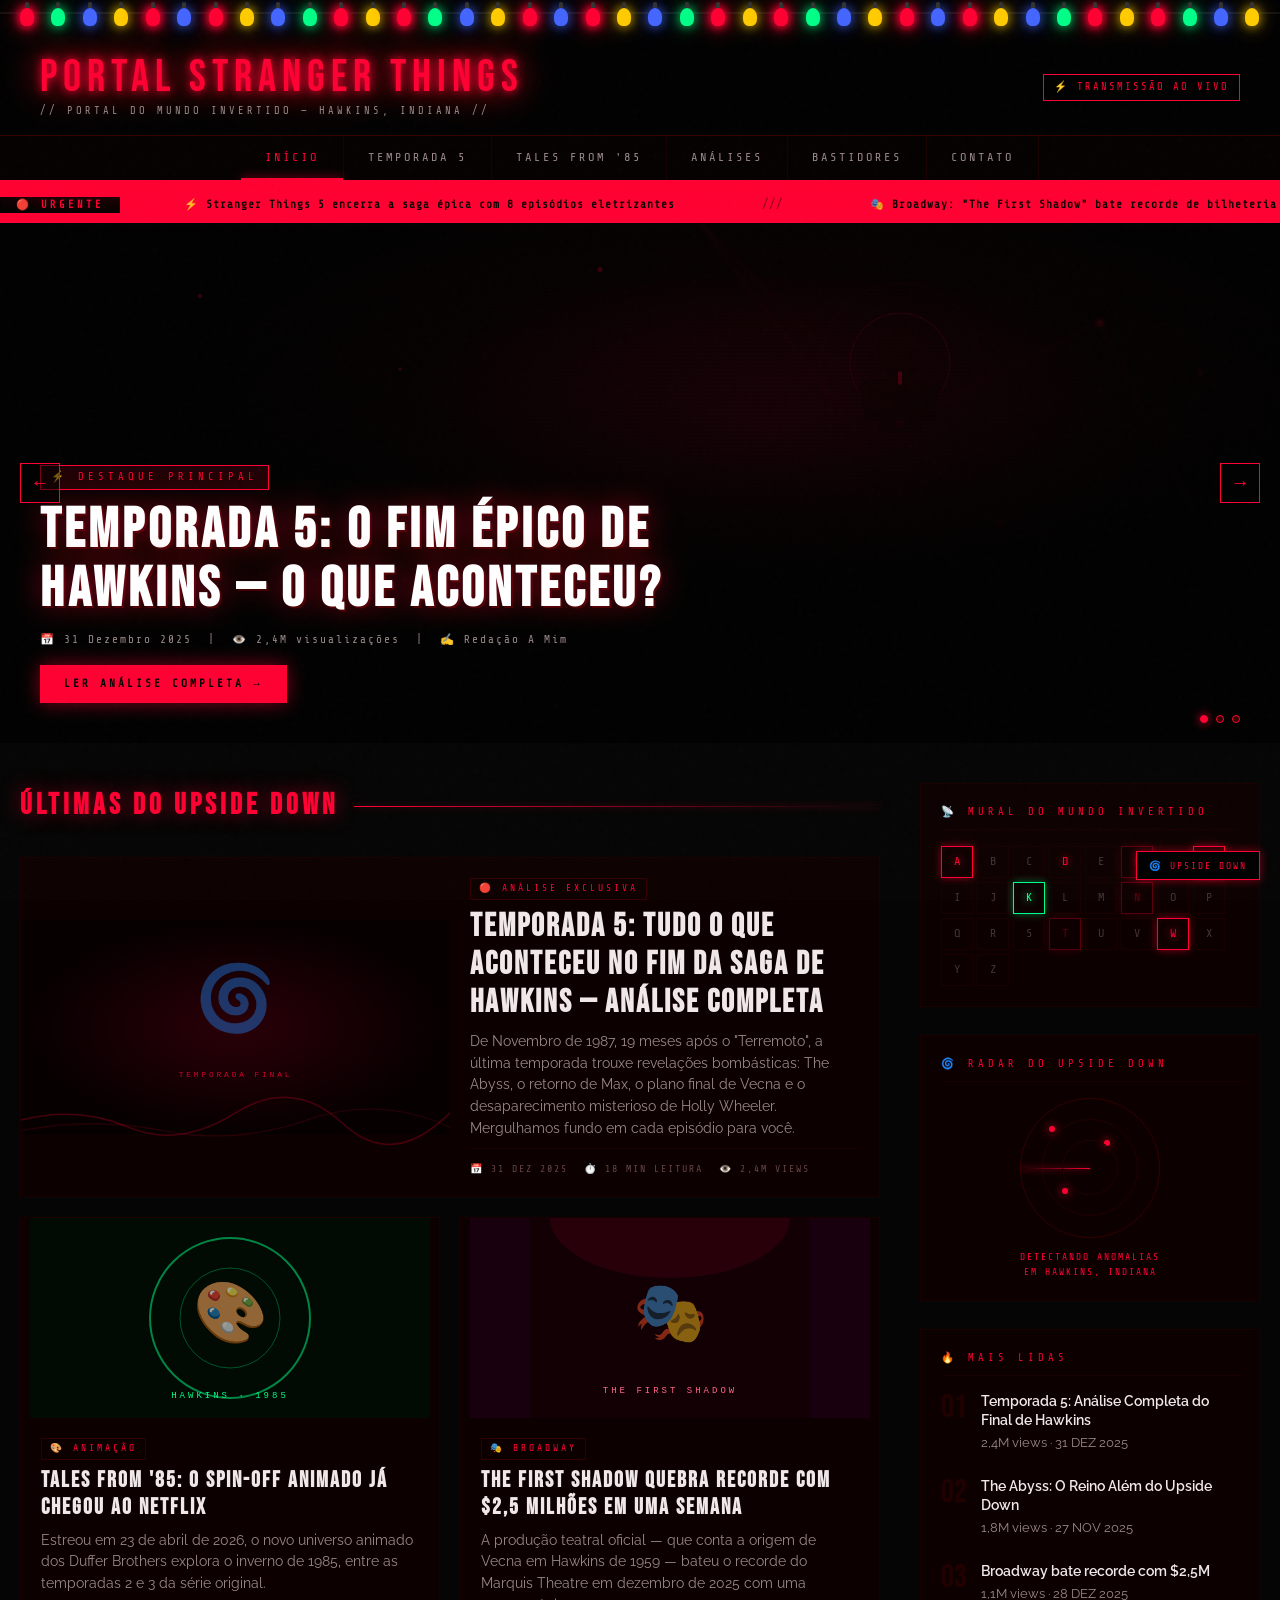
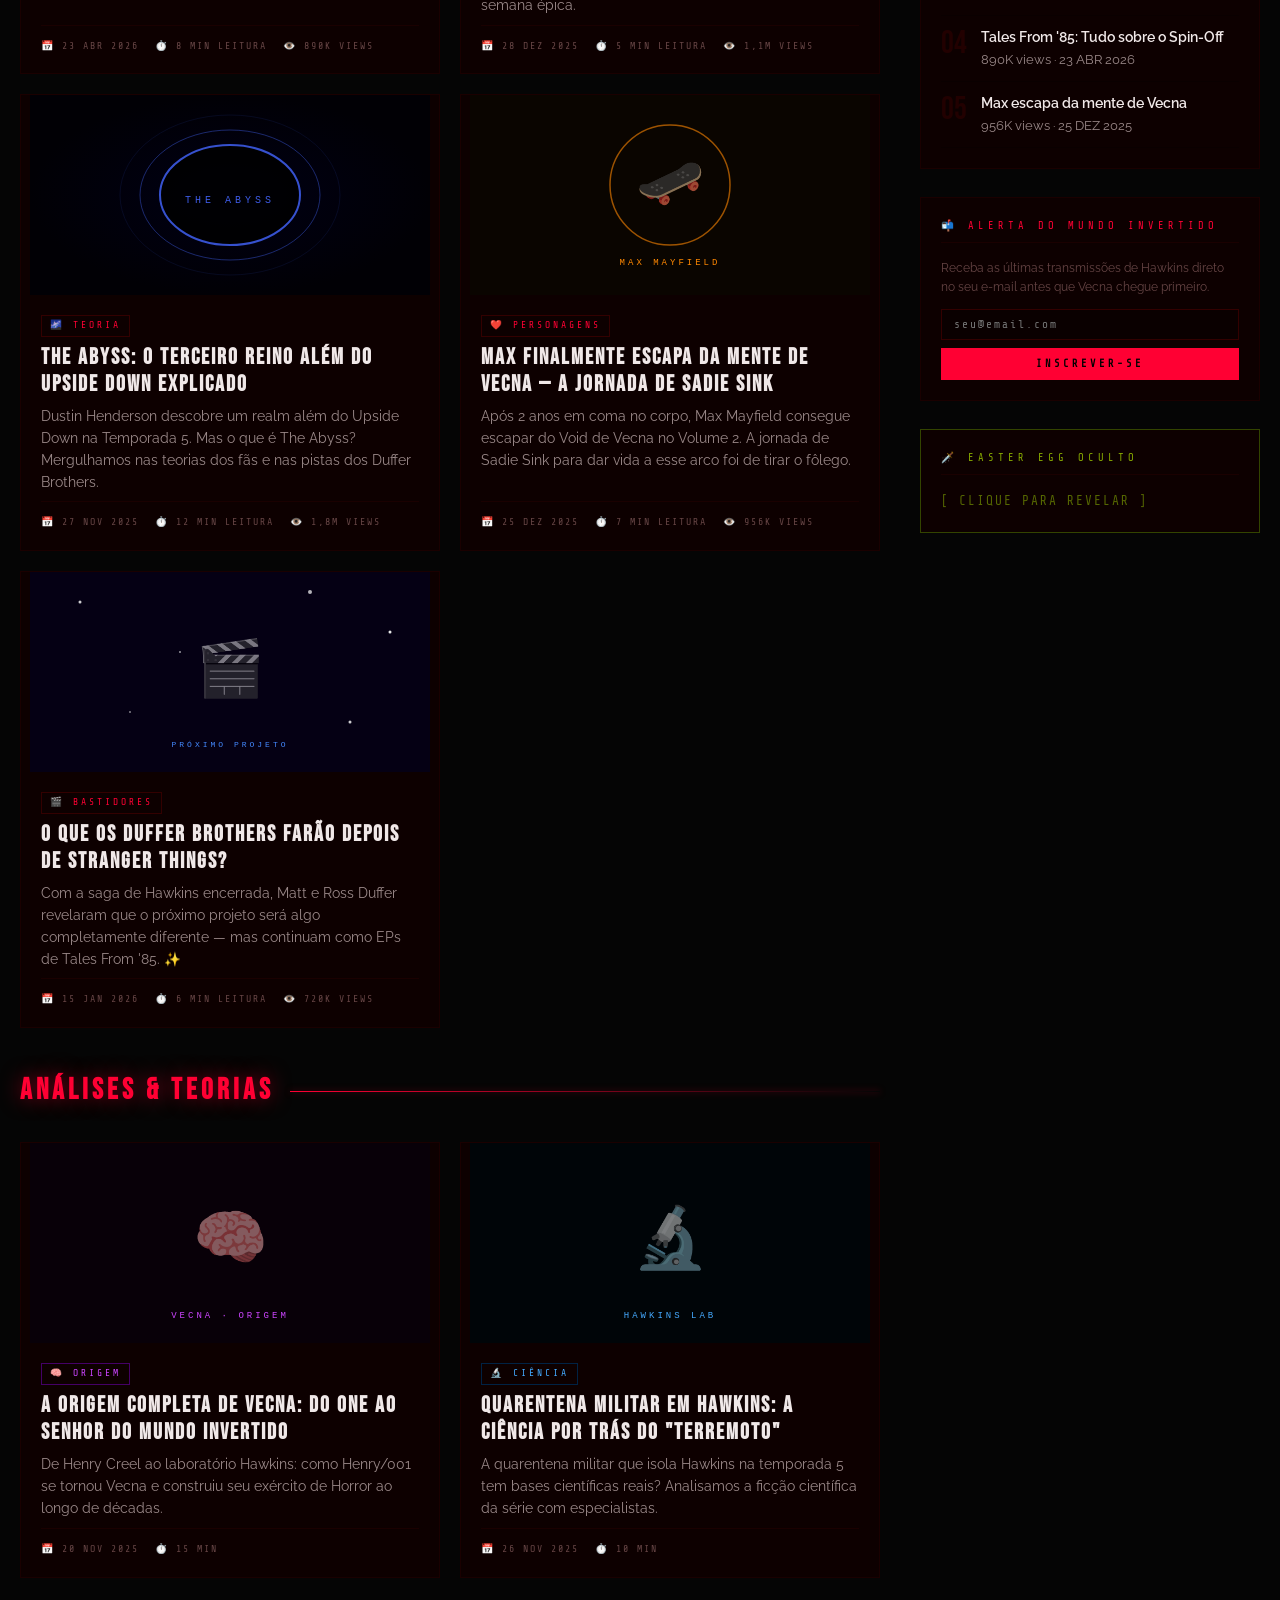
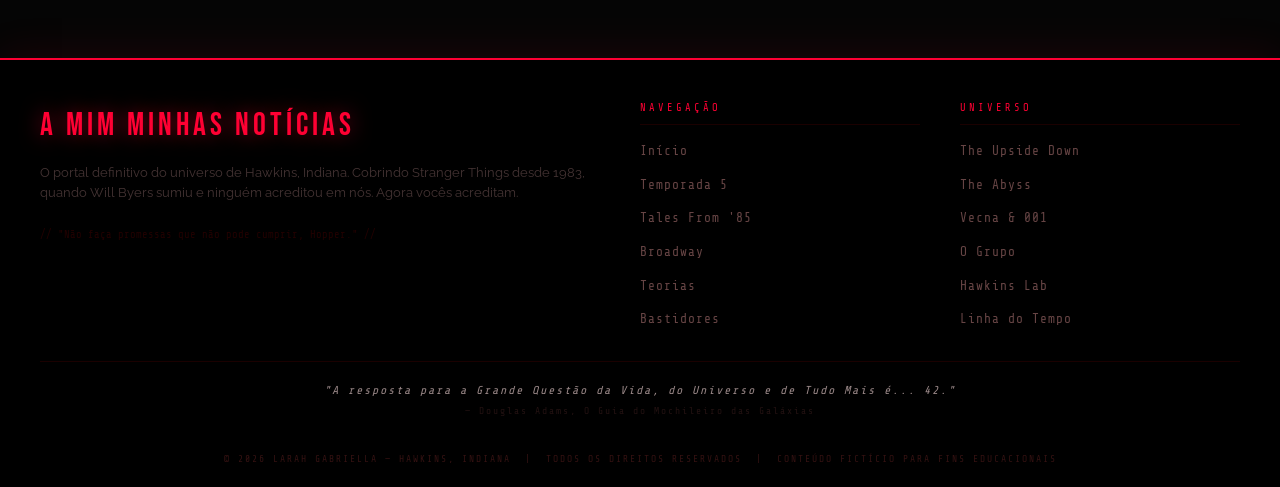
<file: index.html>
<!DOCTYPE html>
<html lang="pt-BR">
<head>
  <meta charset="UTF-8">
  <meta name="viewport" content="width=device-width, initial-scale=1.0">
  <meta name="description" content="Portal de notícias do universo Stranger Things — temporada 5, spin-offs, bastidores e muito mais direto de Hawkins para você.">
  <meta name="keywords" content="Stranger Things, Hawkins, Eleven, Vecna, temporada 5, Netflix, Tales From 85, Upside Down">
  <meta name="author" content="A Mim Minhas Notícias">
  <meta property="og:title" content="A Mim Minhas Notícias — Portal Stranger Things">
  <meta property="og:description" content="Tudo sobre o universo de Hawkins, Indiana. Notícias, análises e segredos do Mundo Invertido.">
  <title>Portal Stranger Things</title>
  <link rel="stylesheet" href="css/estilos.css">
  <link rel="icon" href="data:image/svg+xml,<svg xmlns='http://www.w3.org/2000/svg' viewBox='0 0 100 100'><text y='.9em' font-size='90'>📺</text></svg>">
</head>
<body>

<!-- ===== HEADER ===== -->
<header>
  <div class="christmas-lights" id="lights"></div>
  <div class="header-top">
    <div class="logo-area">
      <div>
        <div class="logo-text">PORTAL STRANGER THINGS</div>
        <div class="logo-tagline">// PORTAL DO MUNDO INVERTIDO — HAWKINS, INDIANA //</div>
      </div>
    </div>
    <div class="header-badge">⚡ TRANSMISSÃO AO VIVO</div>
  </div>
  <nav>
    <div class="nav-container">
      <a href="index.html" class="active">Início</a>
      <a href="noticia1.html">Temporada 5</a>
      <a href="noticia2.html">Tales From '85</a>
      <a href="#noticias">Análises</a>
      <a href="#sidebar">Bastidores</a>
      <a href="#footer">Contato</a>
    </div>
  </nav>
</header>

<!-- ===== TICKER ===== -->
<div class="ticker-wrap">
  <span class="ticker-label">🔴 URGENTE</span>
  <div class="ticker-inner" id="ticker">
    <span>⚡ Stranger Things 5 encerra a saga épica com 8 episódios eletrizantes</span>
    <span class="ticker-separator">///</span>
    <span>🎭 Broadway: "The First Shadow" bate recorde de bilheteria em Nova York</span>
    <span class="ticker-separator">///</span>
    <span>📺 Tales From '85 estreou em 23 de abril de 2026 na Netflix</span>
    <span class="ticker-separator">///</span>
    <span>🌀 The Abyss: novo reino além do Upside Down revelado na temporada 5</span>
    <span class="ticker-separator">///</span>
    <span>⭐ Max volta ao seu corpo após 2 anos em coma no episódio final</span>
    <span class="ticker-separator">///</span>
    <span>🎬 Duffer Brothers assinam temporada 2 de Tales From '85</span>
    <span class="ticker-separator">///</span>
    <span>⚡ Stranger Things 5 encerra a saga épica com 8 episódios eletrizantes</span>
    <span class="ticker-separator">///</span>
    <span>🎭 Broadway: "The First Shadow" bate recorde de bilheteria em Nova York</span>
    <span class="ticker-separator">///</span>
    <span>📺 Tales From '85 estreou em 23 de abril de 2026 na Netflix</span>
    <span class="ticker-separator">///</span>
    <span>🌀 The Abyss: novo reino além do Upside Down revelado na temporada 5</span>
  </div>
</div>

<!-- ===== HERO CAROUSEL ===== -->
<section class="hero" aria-label="Destaques">
  <!-- Slide 1 -->
  <div class="hero-slide active" id="slide-0">
    <svg class="hero-canvas" viewBox="0 0 1280 520" xmlns="http://www.w3.org/2000/svg" preserveAspectRatio="xMidYMid slice" aria-hidden="true">
      <defs>
        <radialGradient id="g1" cx="60%" cy="40%">
          <stop offset="0%" stop-color="#3a0010"/>
          <stop offset="60%" stop-color="#0a0000"/>
          <stop offset="100%" stop-color="#000000"/>
        </radialGradient>
        <filter id="blur1"><feGaussianBlur stdDeviation="2"/></filter>
      </defs>
      <rect width="1280" height="520" fill="url(#g1)"/>
      <!-- Particle web -->
      <g opacity="0.3" filter="url(#blur1)">
        <line x1="700" y1="0" x2="900" y2="200" stroke="#ff0033" stroke-width="0.5"/>
        <line x1="900" y1="200" x2="1100" y2="100" stroke="#ff0033" stroke-width="0.5"/>
        <line x1="1100" y1="100" x2="1200" y2="300" stroke="#ff0033" stroke-width="0.5"/>
        <line x1="700" y1="0" x2="1000" y2="400" stroke="#ff0033" stroke-width="0.5"/>
        <line x1="800" y1="150" x2="1100" y2="350" stroke="#ff0033" stroke-width="0.5"/>
        <circle cx="900" cy="200" r="4" fill="#ff0033"/>
        <circle cx="1100" cy="100" r="3" fill="#ff0033"/>
        <circle cx="1000" cy="300" r="5" fill="#ff003380"/>
        <circle cx="1200" cy="150" r="2" fill="#ff0033"/>
      </g>
      <!-- Eleven silhouette -->
      <g opacity="0.5">
        <circle cx="900" cy="140" r="50" fill="none" stroke="#ff0033" stroke-width="1" opacity="0.4"/>
        <circle cx="900" cy="140" r="80" fill="none" stroke="#ff0033" stroke-width="0.5" opacity="0.2"/>
        <circle cx="900" cy="140" r="120" fill="none" stroke="#ff0033" stroke-width="0.3" opacity="0.1"/>
        <!-- Figure -->
        <ellipse cx="900" cy="130" rx="22" ry="26" fill="#1a0000"/>
        <rect x="878" y="155" width="44" height="55" rx="4" fill="#1a0000"/>
        <rect x="862" y="158" width="18" height="40" rx="4" fill="#1a0000" transform="rotate(-8,871,178)"/>
        <rect x="920" y="158" width="18" height="40" rx="4" fill="#1a0000" transform="rotate(8,929,178)"/>
        <!-- Nosebleed -->
        <rect x="898" y="148" width="4" height="14" rx="2" fill="#ff0033" opacity="0.9"/>
      </g>
      <!-- Floating particles -->
      <circle cx="200" cy="80" r="2" fill="#ff003360" opacity="0.8"><animate attributeName="cy" values="80;60;80" dur="4s" repeatCount="indefinite"/></circle>
      <circle cx="400" cy="150" r="1.5" fill="#ff003360"><animate attributeName="cy" values="150;130;150" dur="3s" repeatCount="indefinite"/></circle>
      <circle cx="600" cy="60" r="2.5" fill="#ff003340"><animate attributeName="cy" values="60;40;60" dur="5s" repeatCount="indefinite"/></circle>
    </svg>
    <div class="hero-overlay"></div>
    <div class="hero-scanlines"></div>
    <div class="hero-content">
      <span class="hero-tag">⚡ Destaque Principal</span>
      <h2 class="hero-title">Temporada 5: O Fim Épico de Hawkins — O Que Aconteceu?</h2>
      <div class="hero-meta">📅 31 Dezembro 2025 &nbsp;|&nbsp; 👁️ 2,4M visualizações &nbsp;|&nbsp; ✍️ Redação A Mim</div>
      <a href="noticia1.html" class="hero-cta">LER ANÁLISE COMPLETA →</a>
    </div>
  </div>
  <!-- Slide 2 -->
  <div class="hero-slide" id="slide-1">
    <svg class="hero-canvas" viewBox="0 0 1280 520" xmlns="http://www.w3.org/2000/svg" preserveAspectRatio="xMidYMid slice" aria-hidden="true">
      <defs>
        <radialGradient id="g2" cx="30%" cy="60%">
          <stop offset="0%" stop-color="#001a08"/>
          <stop offset="70%" stop-color="#050505"/>
          <stop offset="100%" stop-color="#000000"/>
        </radialGradient>
      </defs>
      <rect width="1280" height="520" fill="url(#g2)"/>
      <!-- Animated cartoon style lines -->
      <g opacity="0.4">
        <rect x="50" y="50" width="400" height="250" rx="8" fill="none" stroke="#00ff88" stroke-width="2"/>
        <rect x="70" y="70" width="360" height="210" rx="4" fill="#001a0a"/>
        <text x="250" y="200" text-anchor="middle" font-family="monospace" font-size="80" fill="#00ff88" opacity="0.6">📺</text>
        <text x="250" y="250" text-anchor="middle" font-family="monospace" font-size="14" fill="#00ff88" letter-spacing="3">HAWKINS · 1985</text>
      </g>
      <!-- Stars -->
      <circle cx="800" cy="100" r="1.5" fill="#ffcc00"><animate attributeName="opacity" values="1;0.2;1" dur="2s" repeatCount="indefinite"/></circle>
      <circle cx="1000" cy="80" r="1" fill="#ffcc00"><animate attributeName="opacity" values="0.5;1;0.5" dur="3s" repeatCount="indefinite"/></circle>
      <circle cx="1100" cy="200" r="2" fill="#ffcc00"><animate attributeName="opacity" values="1;0.3;1" dur="1.5s" repeatCount="indefinite"/></circle>
      <circle cx="700" cy="300" r="1.5" fill="#ffcc00"><animate attributeName="opacity" values="0.3;1;0.3" dur="2.5s" repeatCount="indefinite"/></circle>
    </svg>
    <div class="hero-overlay"></div>
    <div class="hero-scanlines"></div>
    <div class="hero-content">
      <span class="hero-tag">🎨 Spin-off Animado</span>
      <h2 class="hero-title">Tales From '85: A Nova Era Animada de Hawkins Já Chegou!</h2>
      <div class="hero-meta">📅 23 Abril 2026 &nbsp;|&nbsp; 👁️ 890K visualizações &nbsp;|&nbsp; ✍️ Redação A Mim</div>
      <a href="noticia2.html" class="hero-cta">EXPLORAR AGORA →</a>
    </div>
  </div>
  <!-- Slide 3 -->
  <div class="hero-slide" id="slide-2">
    <svg class="hero-canvas" viewBox="0 0 1280 520" xmlns="http://www.w3.org/2000/svg" preserveAspectRatio="xMidYMid slice" aria-hidden="true">
      <defs>
        <radialGradient id="g3" cx="50%" cy="50%">
          <stop offset="0%" stop-color="#200020"/>
          <stop offset="100%" stop-color="#000000"/>
        </radialGradient>
      </defs>
      <rect width="1280" height="520" fill="url(#g3)"/>
      <!-- Stage curtains suggestion -->
      <rect x="0" y="0" width="200" height="520" fill="#1a0010" opacity="0.8"/>
      <rect x="1080" y="0" width="200" height="520" fill="#1a0010" opacity="0.8"/>
      <!-- Stage lights -->
      <ellipse cx="640" cy="0" rx="300" ry="200" fill="#ff003310"/>
      <ellipse cx="400" cy="0" rx="150" ry="100" fill="#ff003308"/>
      <ellipse cx="880" cy="0" rx="150" ry="100" fill="#ff003308"/>
      <!-- Theater masks -->
      <text x="640" y="300" text-anchor="middle" font-size="120" opacity="0.25">🎭</text>
    </svg>
    <div class="hero-overlay"></div>
    <div class="hero-scanlines"></div>
    <div class="hero-content">
      <span class="hero-tag">🎭 Broadway</span>
      <h2 class="hero-title">The First Shadow Quebra Recordes na Broadway com $2,5M em uma Semana</h2>
      <div class="hero-meta">📅 28 Dezembro 2025 &nbsp;|&nbsp; 👁️ 1,1M visualizações &nbsp;|&nbsp; ✍️ Redação A Mim</div>
      <a href="#noticias" class="hero-cta">VER MAIS →</a>
    </div>
  </div>

  <div class="hero-overlay"></div>
  <div class="carousel-arrows">
    <button class="arrow" onclick="changeSlide(-1)" aria-label="Anterior">&#8592;</button>
    <button class="arrow" onclick="changeSlide(1)" aria-label="Próximo">&#8594;</button>
  </div>
  <div class="carousel-dots">
    <div class="dot active" onclick="goToSlide(0)"></div>
    <div class="dot" onclick="goToSlide(1)"></div>
    <div class="dot" onclick="goToSlide(2)"></div>
  </div>
</section>

<!-- ===== MAIN CONTENT ===== -->
<main>
<div class="main-container" id="noticias">
  <!-- ===== NEWS FEED ===== -->
  <section>
    <div class="section-header">
      <h2 class="section-title">ÚLTIMAS DO UPSIDE DOWN</h2>
      <div class="section-line"></div>
    </div>
    <div class="news-grid">

      <!-- Featured -->
      <a href="noticia1.html" class="news-card featured" aria-label="Leia a análise completa da Temporada 5">
        <div class="card-img">
          <svg viewBox="0 0 600 300" xmlns="http://www.w3.org/2000/svg" aria-hidden="true">
            <defs>
              <radialGradient id="fg1" cx="50%" cy="50%">
                <stop offset="0%" stop-color="#2a0008"/>
                <stop offset="100%" stop-color="#060000"/>
              </radialGradient>
            </defs>
            <rect width="600" height="300" fill="url(#fg1)"/>
            <text x="300" y="140" text-anchor="middle" font-size="90" opacity="0.4">🌀</text>
            <text x="300" y="220" text-anchor="middle" font-family="monospace" font-size="11" fill="#ff0033" letter-spacing="4" opacity="0.8">TEMPORADA FINAL</text>
            <!-- Scanlines -->
            <rect width="600" height="300" fill="url(#scanlines)" opacity="0.3"/>
            <!-- Vines -->
            <path d="M 0 280 Q 80 260 150 290 T 300 270 T 450 285 T 600 270" stroke="#ff003340" stroke-width="2" fill="none"/>
            <path d="M 0 295 Q 100 275 200 295 T 400 280 T 600 290" stroke="#ff003425" stroke-width="1.5" fill="none"/>
          </svg>
        </div>
        <div class="card-body">
          <span class="card-tag">🔴 ANÁLISE EXCLUSIVA</span>
          <h3 class="card-title">Temporada 5: Tudo o Que Aconteceu no Fim da Saga de Hawkins — Análise Completa</h3>
          <p class="card-excerpt">De Novembro de 1987, 19 meses após o "Terremoto", a última temporada trouxe revelações bombásticas: The Abyss, o retorno de Max, o plano final de Vecna e o desaparecimento misterioso de Holly Wheeler. Mergulhamos fundo em cada episódio para você.</p>
          <div class="card-footer">
            <span>📅 31 DEZ 2025</span>
            <span>⏱️ 18 MIN LEITURA</span>
            <span>👁️ 2,4M VIEWS</span>
          </div>
        </div>
      </a>

      <!-- Card 2 -->
      <a href="noticia2.html" class="news-card" aria-label="Leia sobre Tales From 85">
        <div class="card-img">
          <svg viewBox="0 0 400 200" xmlns="http://www.w3.org/2000/svg" aria-hidden="true">
            <rect width="400" height="200" fill="#010a03"/>
            <circle cx="200" cy="100" r="80" fill="none" stroke="#00ff88" stroke-width="2" opacity="0.5"/>
            <circle cx="200" cy="100" r="50" fill="none" stroke="#00ff88" stroke-width="1" opacity="0.3"/>
            <text x="200" y="115" text-anchor="middle" font-size="60" opacity="0.6">🎨</text>
            <text x="200" y="180" text-anchor="middle" font-family="monospace" font-size="9" fill="#00ff88" letter-spacing="3">HAWKINS · 1985</text>
          </svg>
        </div>
        <div class="card-body">
          <span class="card-tag">🎨 ANIMAÇÃO</span>
          <h3 class="card-title">Tales From '85: O Spin-Off Animado Já Chegou ao Netflix</h3>
          <p class="card-excerpt">Estreou em 23 de abril de 2026, o novo universo animado dos Duffer Brothers explora o inverno de 1985, entre as temporadas 2 e 3 da série original.</p>
          <div class="card-footer">
            <span>📅 23 ABR 2026</span>
            <span>⏱️ 8 MIN LEITURA</span>
            <span>👁️ 890K VIEWS</span>
          </div>
        </div>
      </a>

      <!-- Card 3 -->
      <a href="#" class="news-card" aria-label="Broadway">
        <div class="card-img">
          <svg viewBox="0 0 400 200" xmlns="http://www.w3.org/2000/svg" aria-hidden="true">
            <rect width="400" height="200" fill="#120005"/>
            <rect x="0" y="0" width="60" height="200" fill="#1a0010" opacity="0.9"/>
            <rect x="340" y="0" width="60" height="200" fill="#1a0010" opacity="0.9"/>
            <ellipse cx="200" cy="0" rx="120" ry="60" fill="#ff003318"/>
            <text x="200" y="115" text-anchor="middle" font-size="60" opacity="0.5">🎭</text>
            <text x="200" y="175" text-anchor="middle" font-family="monospace" font-size="9" fill="#ff6688" letter-spacing="3">THE FIRST SHADOW</text>
          </svg>
        </div>
        <div class="card-body">
          <span class="card-tag">🎭 BROADWAY</span>
          <h3 class="card-title">The First Shadow Quebra Recorde com $2,5 Milhões em Uma Semana</h3>
          <p class="card-excerpt">A produção teatral oficial — que conta a origem de Vecna em Hawkins de 1959 — bateu o recorde do Marquis Theatre em dezembro de 2025 com uma semana épica.</p>
          <div class="card-footer">
            <span>📅 28 DEZ 2025</span>
            <span>⏱️ 5 MIN LEITURA</span>
            <span>👁️ 1,1M VIEWS</span>
          </div>
        </div>
      </a>

      <!-- Card 4 -->
      <a href="#" class="news-card" aria-label="The Abyss">
        <div class="card-img">
          <svg viewBox="0 0 400 200" xmlns="http://www.w3.org/2000/svg" aria-hidden="true">
            <defs>
              <radialGradient id="abyss" cx="50%" cy="50%">
                <stop offset="0%" stop-color="#000014"/>
                <stop offset="100%" stop-color="#010005"/>
              </radialGradient>
            </defs>
            <rect width="400" height="200" fill="url(#abyss)"/>
            <!-- Void portal -->
            <ellipse cx="200" cy="100" rx="70" ry="50" fill="#000" stroke="#4466ff" stroke-width="2" opacity="0.8"/>
            <ellipse cx="200" cy="100" rx="90" ry="65" fill="none" stroke="#4466ff" stroke-width="1" opacity="0.4"/>
            <ellipse cx="200" cy="100" rx="110" ry="80" fill="none" stroke="#4466ff" stroke-width="0.5" opacity="0.2"/>
            <text x="200" y="108" text-anchor="middle" font-family="monospace" font-size="10" fill="#4466ff" letter-spacing="4" opacity="0.9">THE ABYSS</text>
          </svg>
        </div>
        <div class="card-body">
          <span class="card-tag">🌌 TEORIA</span>
          <h3 class="card-title">The Abyss: O Terceiro Reino Além do Upside Down Explicado</h3>
          <p class="card-excerpt">Dustin Henderson descobre um realm além do Upside Down na Temporada 5. Mas o que é The Abyss? Mergulhamos nas teorias dos fãs e nas pistas dos Duffer Brothers.</p>
          <div class="card-footer">
            <span>📅 27 NOV 2025</span>
            <span>⏱️ 12 MIN LEITURA</span>
            <span>👁️ 1,8M VIEWS</span>
          </div>
        </div>
      </a>

      <!-- Card 5 -->
      <a href="#" class="news-card" aria-label="Max retorna">
        <div class="card-img">
          <svg viewBox="0 0 400 200" xmlns="http://www.w3.org/2000/svg" aria-hidden="true">
            <rect width="400" height="200" fill="#0a0500"/>
            <circle cx="200" cy="90" r="60" fill="none" stroke="#ff8800" stroke-width="1.5" opacity="0.6"/>
            <text x="200" y="105" text-anchor="middle" font-size="55" opacity="0.6">🛹</text>
            <text x="200" y="170" text-anchor="middle" font-family="monospace" font-size="9" fill="#ff8800" letter-spacing="3">MAX MAYFIELD</text>
          </svg>
        </div>
        <div class="card-body">
          <span class="card-tag">❤️ PERSONAGENS</span>
          <h3 class="card-title">Max Finalmente Escapa da Mente de Vecna — A Jornada de Sadie Sink</h3>
          <p class="card-excerpt">Após 2 anos em coma no corpo, Max Mayfield consegue escapar do Void de Vecna no Volume 2. A jornada de Sadie Sink para dar vida a esse arco foi de tirar o fôlego.</p>
          <div class="card-footer">
            <span>📅 25 DEZ 2025</span>
            <span>⏱️ 7 MIN LEITURA</span>
            <span>👁️ 956K VIEWS</span>
          </div>
        </div>
      </a>

      <!-- Card 6 — Easter egg Star Wars -->
      <a href="#" class="news-card" aria-label="Duffer Brothers próximo projeto">
        <div class="card-img">
          <svg viewBox="0 0 400 200" xmlns="http://www.w3.org/2000/svg" aria-hidden="true">
            <rect width="400" height="200" fill="#050014"/>
            <!-- Stars -->
            <circle cx="50" cy="30" r="1.5" fill="white" opacity="0.8"/>
            <circle cx="150" cy="80" r="1" fill="white" opacity="0.6"/>
            <circle cx="280" cy="20" r="2" fill="white" opacity="0.7"/>
            <circle cx="360" cy="60" r="1.5" fill="white" opacity="0.9"/>
            <circle cx="100" cy="140" r="1" fill="white" opacity="0.5"/>
            <circle cx="320" cy="150" r="1.5" fill="white" opacity="0.8"/>
            <text x="200" y="115" text-anchor="middle" font-size="55" opacity="0.5">🎬</text>
            <text x="200" y="175" text-anchor="middle" font-family="monospace" font-size="8" fill="#4488ff" letter-spacing="3">PRÓXIMO PROJETO</text>
          </svg>
        </div>
        <div class="card-body">
          <span class="card-tag">🎬 BASTIDORES</span>
          <h3 class="card-title">O Que os Duffer Brothers Farão Depois de Stranger Things?</h3>
          <p class="card-excerpt">Com a saga de Hawkins encerrada, Matt e Ross Duffer revelaram que o próximo projeto será algo completamente diferente — mas continuam como EPs de Tales From '85.
            <span class="easter-egg" title="Clique para easter egg!">
              <span class="hide"> ✨</span>
              <span class="reveal"> 💫 "Que a Força esteja com os Duffer Brothers!" — Han Solo (provavelmente)</span>
            </span>
          </p>
          <div class="card-footer">
            <span>📅 15 JAN 2026</span>
            <span>⏱️ 6 MIN LEITURA</span>
            <span>👁️ 720K VIEWS</span>
          </div>
        </div>
      </a>

    </div>

    <!-- Second section -->
    <div class="section-header" style="margin-top: 40px;">
      <h2 class="section-title">ANÁLISES & TEORIAS</h2>
      <div class="section-line"></div>
    </div>
    <div class="news-grid">
      <a href="#" class="news-card">
        <div class="card-img">
          <svg viewBox="0 0 400 200" xmlns="http://www.w3.org/2000/svg" aria-hidden="true">
            <rect width="400" height="200" fill="#080008"/>
            <text x="200" y="115" text-anchor="middle" font-size="60" opacity="0.5">🧠</text>
            <text x="200" y="175" text-anchor="middle" font-family="monospace" font-size="9" fill="#cc44ff" letter-spacing="3">VECNA · ORIGEM</text>
          </svg>
        </div>
        <div class="card-body">
          <span class="card-tag" style="color:#cc44ff;border-color:#440066;">🧠 ORIGEM</span>
          <h3 class="card-title">A Origem Completa de Vecna: Do One ao Senhor do Mundo Invertido</h3>
          <p class="card-excerpt">De Henry Creel ao laboratório Hawkins: como Henry/001 se tornou Vecna e construiu seu exército de Horror ao longo de décadas.</p>
          <div class="card-footer"><span>📅 20 NOV 2025</span><span>⏱️ 15 MIN</span></div>
        </div>
      </a>
      <a href="#" class="news-card">
        <div class="card-img">
          <svg viewBox="0 0 400 200" xmlns="http://www.w3.org/2000/svg" aria-hidden="true">
            <rect width="400" height="200" fill="#000508"/>
            <text x="200" y="115" text-anchor="middle" font-size="60" opacity="0.5">🔬</text>
            <text x="200" y="175" text-anchor="middle" font-family="monospace" font-size="9" fill="#44aaff" letter-spacing="3">HAWKINS LAB</text>
          </svg>
        </div>
        <div class="card-body">
          <span class="card-tag" style="color:#44aaff;border-color:#002244;">🔬 CIÊNCIA</span>
          <h3 class="card-title">Quarentena Militar em Hawkins: A Ciência por Trás do "Terremoto"</h3>
          <p class="card-excerpt">A quarentena militar que isola Hawkins na temporada 5 tem bases científicas reais? Analisamos a ficção científica da série com especialistas.</p>
          <div class="card-footer"><span>📅 26 NOV 2025</span><span>⏱️ 10 MIN</span></div>
        </div>
      </a>
    </div>

  </section>

  <!-- ===== SIDEBAR ===== -->
  <aside class="sidebar" id="sidebar">

    <!-- Alphabet Wall Widget -->
    <div class="widget">
      <div class="widget-title">📡 MURAL DO MUNDO INVERTIDO</div>
      <div class="alphabet-wall" id="alpha-wall" aria-label="Parede de letras de Stranger Things"></div>
    </div>

    <!-- Upside Down Radar -->
    <div class="widget">
      <div class="widget-title">🌀 RADAR DO UPSIDE DOWN</div>
      <div class="radar-widget">
        <div class="radar-circle">
          <div class="radar-sweep"></div>
          <div class="radar-blip" style="top:30%;left:60%"></div>
          <div class="radar-blip" style="top:65%;left:30%;animation-delay:1s"></div>
          <div class="radar-blip" style="top:20%;left:20%;animation-delay:2s"></div>
        </div>
        <div class="radar-label">DETECTANDO ANOMALIAS<br>EM HAWKINS, INDIANA</div>
      </div>
    </div>

    <!-- Top 5 -->
    <div class="widget">
      <div class="widget-title">🔥 MAIS LIDAS</div>
      <ul class="top-list">
        <li>
          <span class="top-num">01</span>
          <div class="top-text">
            <a href="noticia1.html">Temporada 5: Análise Completa do Final de Hawkins</a>
            <span>2,4M views · 31 DEZ 2025</span>
          </div>
        </li>
        <li>
          <span class="top-num">02</span>
          <div class="top-text">
            <a href="#">The Abyss: O Reino Além do Upside Down</a>
            <span>1,8M views · 27 NOV 2025</span>
          </div>
        </li>
        <li>
          <span class="top-num">03</span>
          <div class="top-text">
            <a href="#">Broadway bate recorde com $2,5M</a>
            <span>1,1M views · 28 DEZ 2025</span>
          </div>
        </li>
        <li>
          <span class="top-num">04</span>
          <div class="top-text">
            <a href="noticia2.html">Tales From '85: Tudo sobre o Spin-Off</a>
            <span>890K views · 23 ABR 2026</span>
          </div>
        </li>
        <li>
          <span class="top-num">05</span>
          <div class="top-text">
            <a href="#">Max escapa da mente de Vecna</a>
            <span>956K views · 25 DEZ 2025</span>
          </div>
        </li>
      </ul>
    </div>

    <!-- Newsletter -->
    <div class="widget">
      <div class="widget-title">📬 ALERTA DO MUNDO INVERTIDO</div>
      <p style="font-size:0.78rem;color:#664444;margin-bottom:12px;line-height:1.5;">Receba as últimas transmissões de Hawkins direto no seu e-mail antes que Vecna chegue primeiro.</p>
      <input type="email" placeholder="seu@email.com" style="width:100%;background:#0a0000;border:1px solid #330000;color:#f0e8e8;padding:8px 12px;font-family:var(--font-mono);font-size:0.7rem;letter-spacing:2px;margin-bottom:8px;" aria-label="Seu e-mail">
      <button style="width:100%;background:var(--neon-red);border:none;color:#000;font-family:var(--font-mono);font-size:0.65rem;letter-spacing:3px;padding:10px;cursor:pointer;font-weight:700;transition:all 0.2s;" onmouseover="this.style.background='#fff'" onmouseout="this.style.background='var(--neon-red)'" aria-label="Inscrever">INSCREVER-SE</button>
    </div>

    <!-- Easter egg Tolkien -->
    <div class="widget" style="border-color:#334400;cursor:pointer;" onclick="this.querySelector('.ee-hidden').style.display='block';this.querySelector('.ee-show').style.display='none';" title="Easter Egg oculto!">
      <div class="widget-title" style="color:#88aa00;">🗡️ EASTER EGG OCULTO</div>
      <div class="ee-show" style="font-size:0.8rem;color:#556600;font-family:var(--font-mono);letter-spacing:2px;">[ CLIQUE PARA REVELAR ]</div>
      <div class="ee-hidden" style="display:none;font-size:0.78rem;color:#aabb44;font-family:var(--font-mono);line-height:1.6;">
        <em>"Nem toda luz que vagueia está perdida."</em><br>
        <span style="color:#556600;font-size:0.65rem;">— J.R.R. Tolkien<br>Aka: A filosofia de Eleven</span>
      </div>
    </div>

  </aside>
</div>
</main>

<!-- ===== FOOTER ===== -->
<footer id="footer">
  <div class="footer-grid">
    <div>
      <div class="footer-logo">A MIM MINHAS NOTÍCIAS</div>
      <p class="footer-about">O portal definitivo do universo de Hawkins, Indiana. Cobrindo Stranger Things desde 1983, quando Will Byers sumiu e ninguém acreditou em nós. Agora vocês acreditam.<br><br>
      <span style="color:#220000;font-size:0.65rem;font-family:var(--font-mono);">// "Não faça promessas que não pode cumprir, Hopper." //</span></p>
    </div>
    <div>
      <div class="footer-heading">Navegação</div>
      <ul class="footer-links">
        <li><a href="index.html">Início</a></li>
        <li><a href="noticia1.html">Temporada 5</a></li>
        <li><a href="noticia2.html">Tales From '85</a></li>
        <li><a href="#">Broadway</a></li>
        <li><a href="#">Teorias</a></li>
        <li><a href="#">Bastidores</a></li>
      </ul>
    </div>
    <div>
      <div class="footer-heading">Universo</div>
      <ul class="footer-links">
        <li><a href="#">The Upside Down</a></li>
        <li><a href="#">The Abyss</a></li>
        <li><a href="#">Vecna & 001</a></li>
        <li><a href="#">O Grupo</a></li>
        <li><a href="#">Hawkins Lab</a></li>
        <li><a href="#">Linha do Tempo</a></li>
      </ul>
    </div>
  </div>
  <div class="footer-quote">
    <em>"A resposta para a Grande Questão da Vida, do Universo e de Tudo Mais é... 42."</em><br>
    <span style="color:#221111;font-size:0.6rem;margin-top:4px;display:block;">— Douglas Adams, O Guia do Mochileiro das Galáxias</span>
  </div>
  <div class="footer-bottom">
    © 2026 LARAH GABRIELLA — HAWKINS, INDIANA &nbsp;|&nbsp; TODOS OS DIREITOS RESERVADOS &nbsp;|&nbsp; CONTEÚDO FICTÍCIO PARA FINS EDUCACIONAIS
  </div>
</footer>

<!-- ===== UPSIDE DOWN TOGGLE ===== -->
<button class="upside-down-toggle" onclick="toggleUpsideDown()" title="Modo Upside Down" aria-label="Ativar modo Upside Down">
  🌀 UPSIDE DOWN
</button>

<script>
// ===== CHRISTMAS LIGHTS =====
(function(){
  const container = document.getElementById('lights');
  for(let i = 0; i < 40; i++){
    const b = document.createElement('div');
    b.className = 'bulb';
    b.style.animationDelay = (Math.random() * 4) + 's';
    container.appendChild(b);
  }
})();

// ===== CAROUSEL =====
let currentSlide = 0;
const slides = document.querySelectorAll('.hero-slide');
const dots = document.querySelectorAll('.dot');
let autoSlide = setInterval(() => changeSlide(1), 5000);

function goToSlide(n){
  slides[currentSlide].classList.remove('active');
  dots[currentSlide].classList.remove('active');
  currentSlide = n;
  slides[currentSlide].classList.add('active');
  dots[currentSlide].classList.add('active');
}

function changeSlide(dir){
  const next = (currentSlide + dir + slides.length) % slides.length;
  goToSlide(next);
  clearInterval(autoSlide);
  autoSlide = setInterval(() => changeSlide(1), 5000);
}

// ===== ALPHABET WALL =====
(function(){
  const wall = document.getElementById('alpha-wall');
  const alphabet = 'ABCDEFGHIJKLMNOPQRSTUVWXYZ';
  // Spell out "HAWK" hidden in lit letters
  const litIdx = [7,0,22]; // H, A, W
  const greenIdx = [10]; // K
  alphabet.split('').forEach((ch, i) => {
    const el = document.createElement('div');
    el.className = 'alpha-letter';
    if(litIdx.includes(i)) el.classList.add('lit');
    if(greenIdx.includes(i)) el.classList.add('green-lit');
    el.textContent = ch;
    // Random flicker for some
    if(Math.random() < 0.2 && !litIdx.includes(i) && !greenIdx.includes(i)){
      el.style.animationDelay = (Math.random() * 6) + 's';
      el.classList.add('lit');
      el.style.opacity = '0.3';
    }
    wall.appendChild(el);
  });

  // Animate letters randomly
  setInterval(() => {
    const letters = wall.querySelectorAll('.alpha-letter:not(.lit):not(.green-lit)');
    const random = letters[Math.floor(Math.random() * letters.length)];
    if(random){
      random.style.color = '#ff0033';
      random.style.textShadow = '0 0 8px #ff0033';
      setTimeout(() => {
        random.style.color = '';
        random.style.textShadow = '';
      }, 500 + Math.random() * 1000);
    }
  }, 800);
})();

// ===== UPSIDE DOWN =====
function toggleUpsideDown(){
  document.querySelector('main').style.transform = 
    document.querySelector('main').style.transform === 'rotateX(180deg)' 
      ? '' : 'rotateX(180deg)';
}

// ===== TYPEWRITER TICKER DUPLICATE =====
// Duplicate ticker content for seamless loop
const ticker = document.getElementById('ticker');
ticker.innerHTML += ticker.innerHTML;
</script>
</body>
</html>
</file>
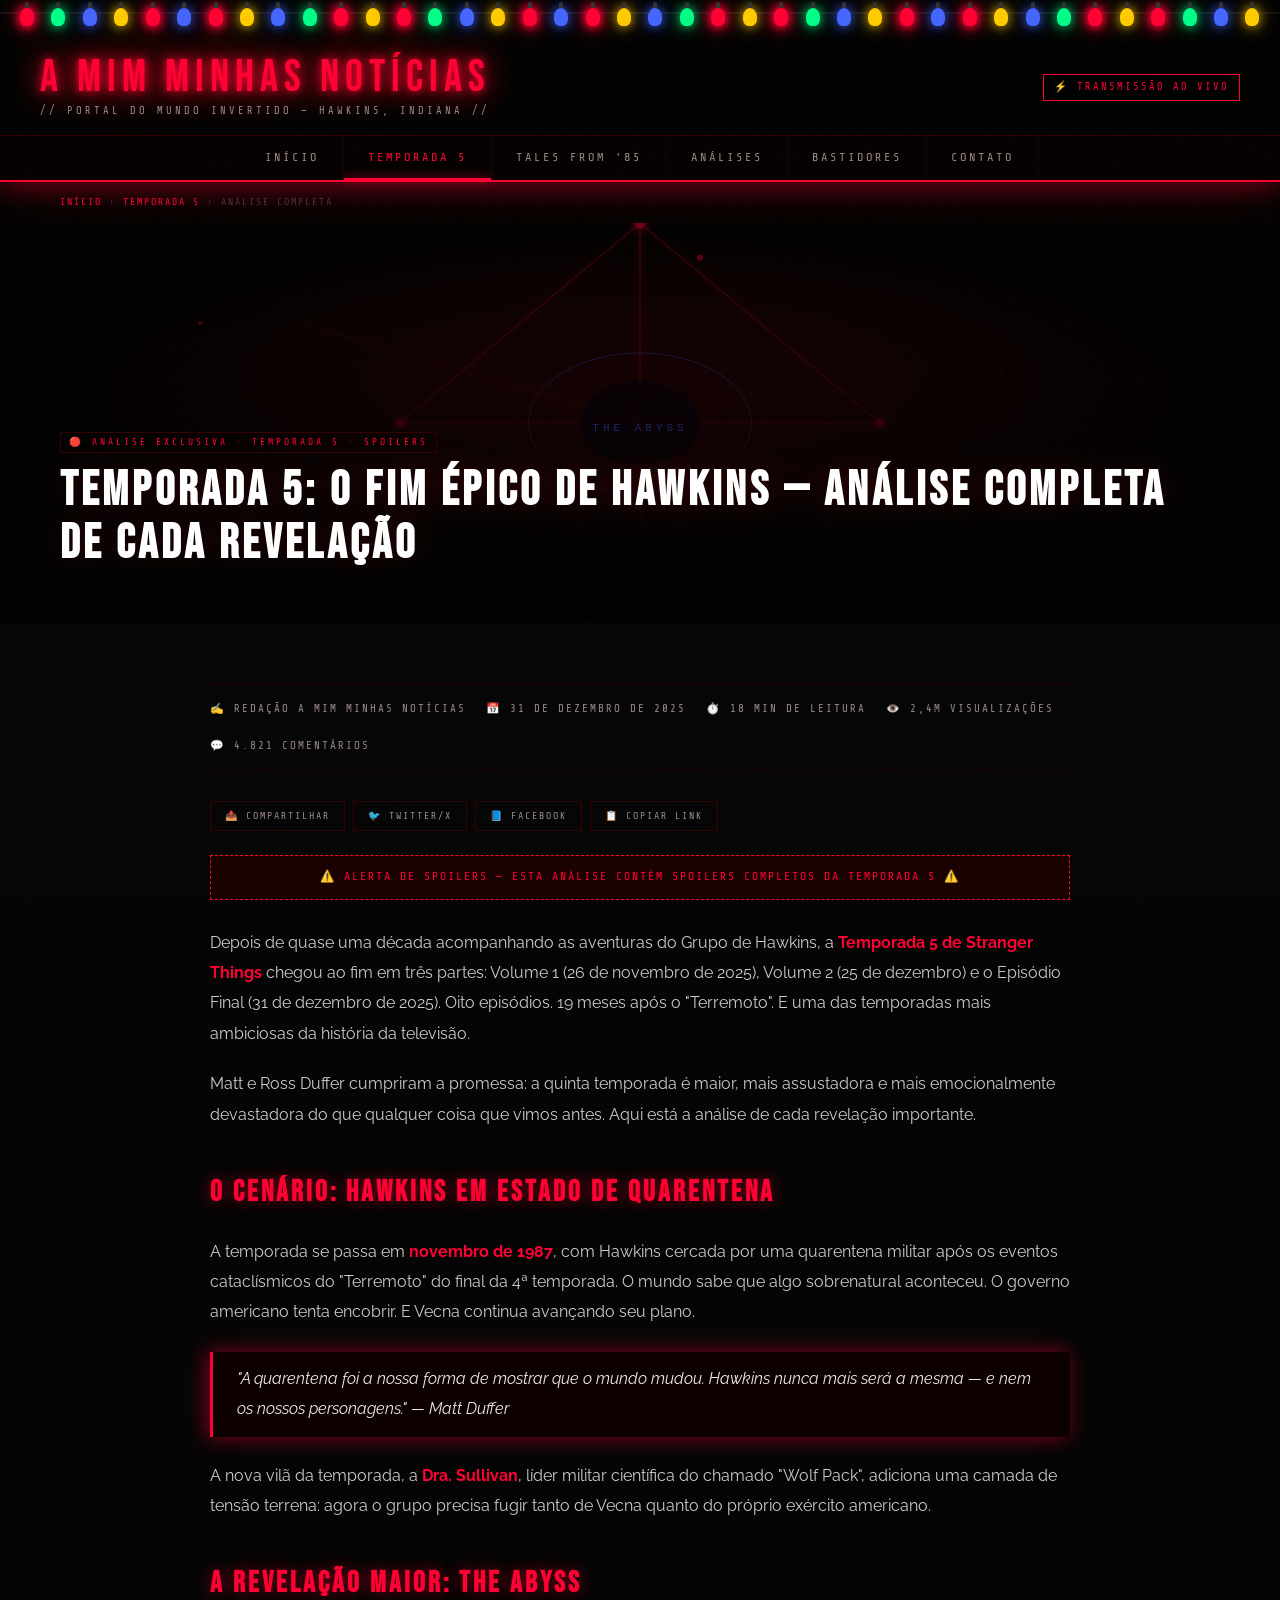
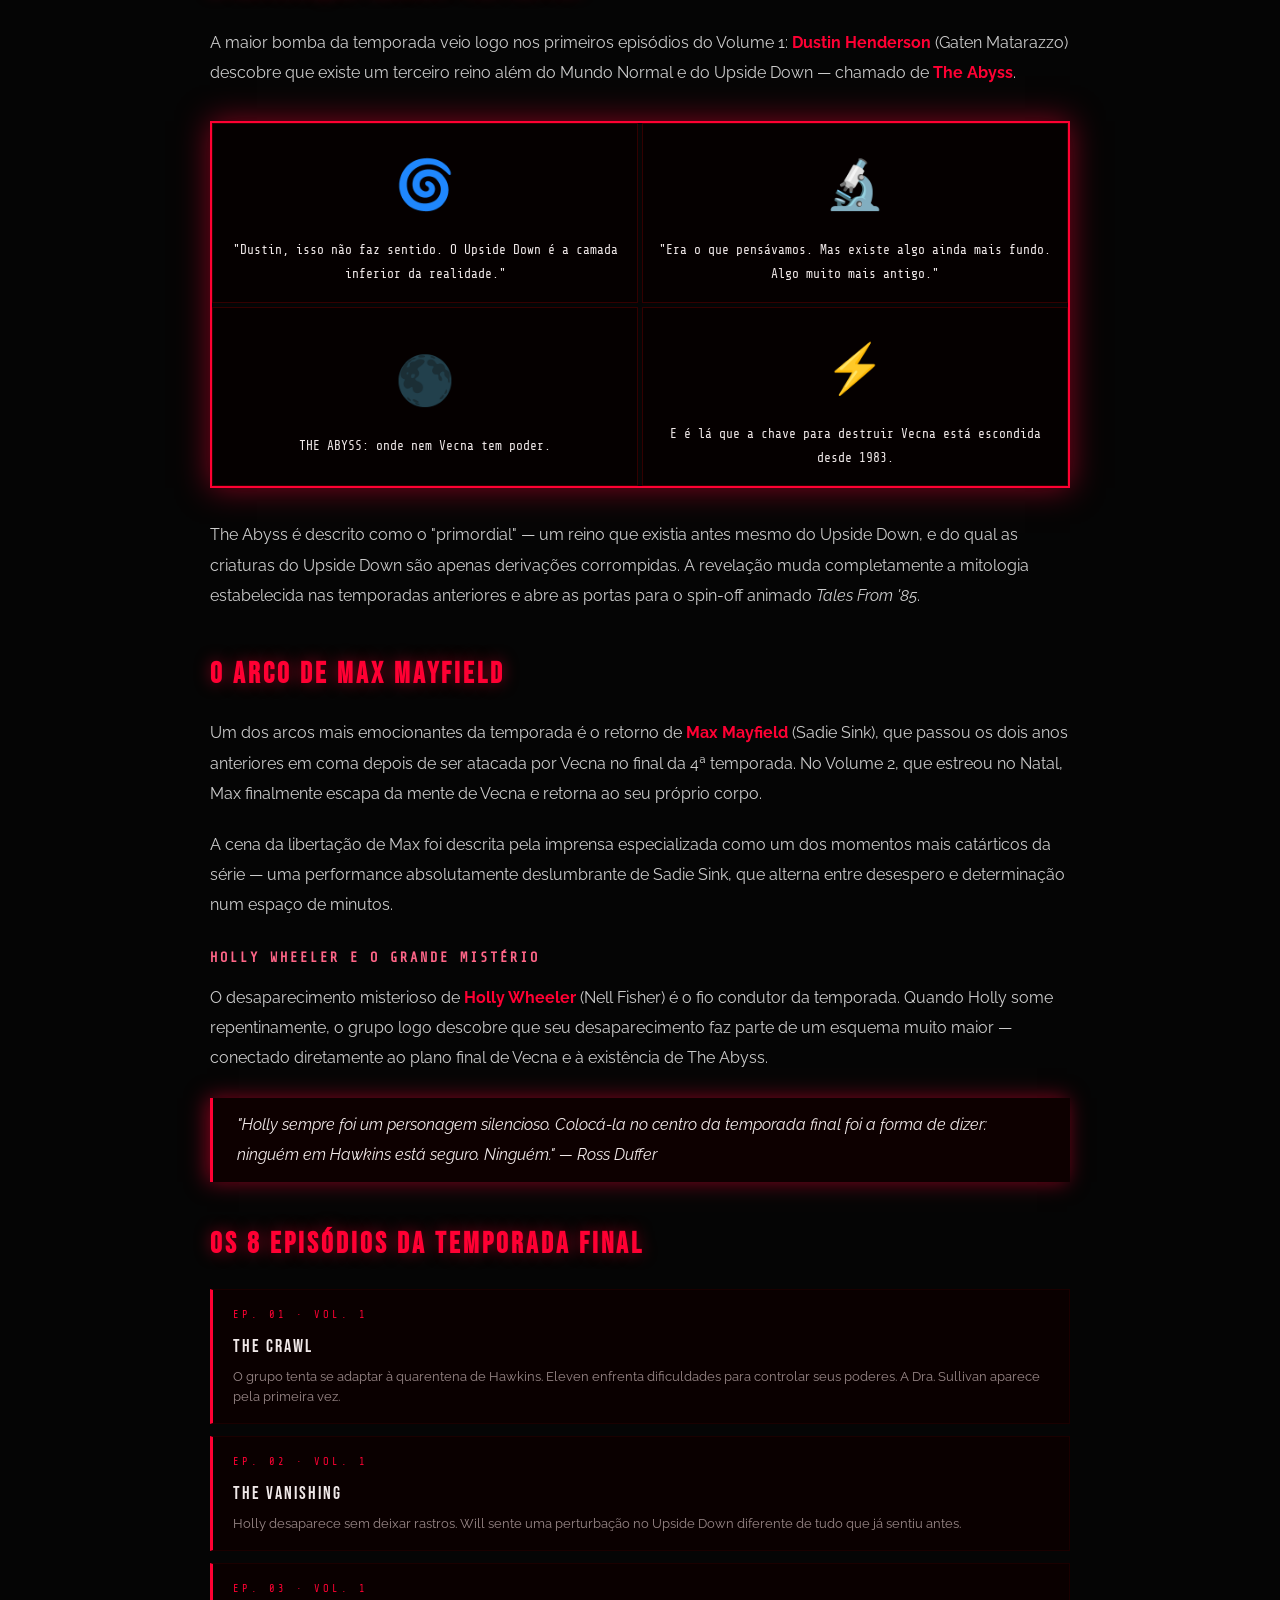
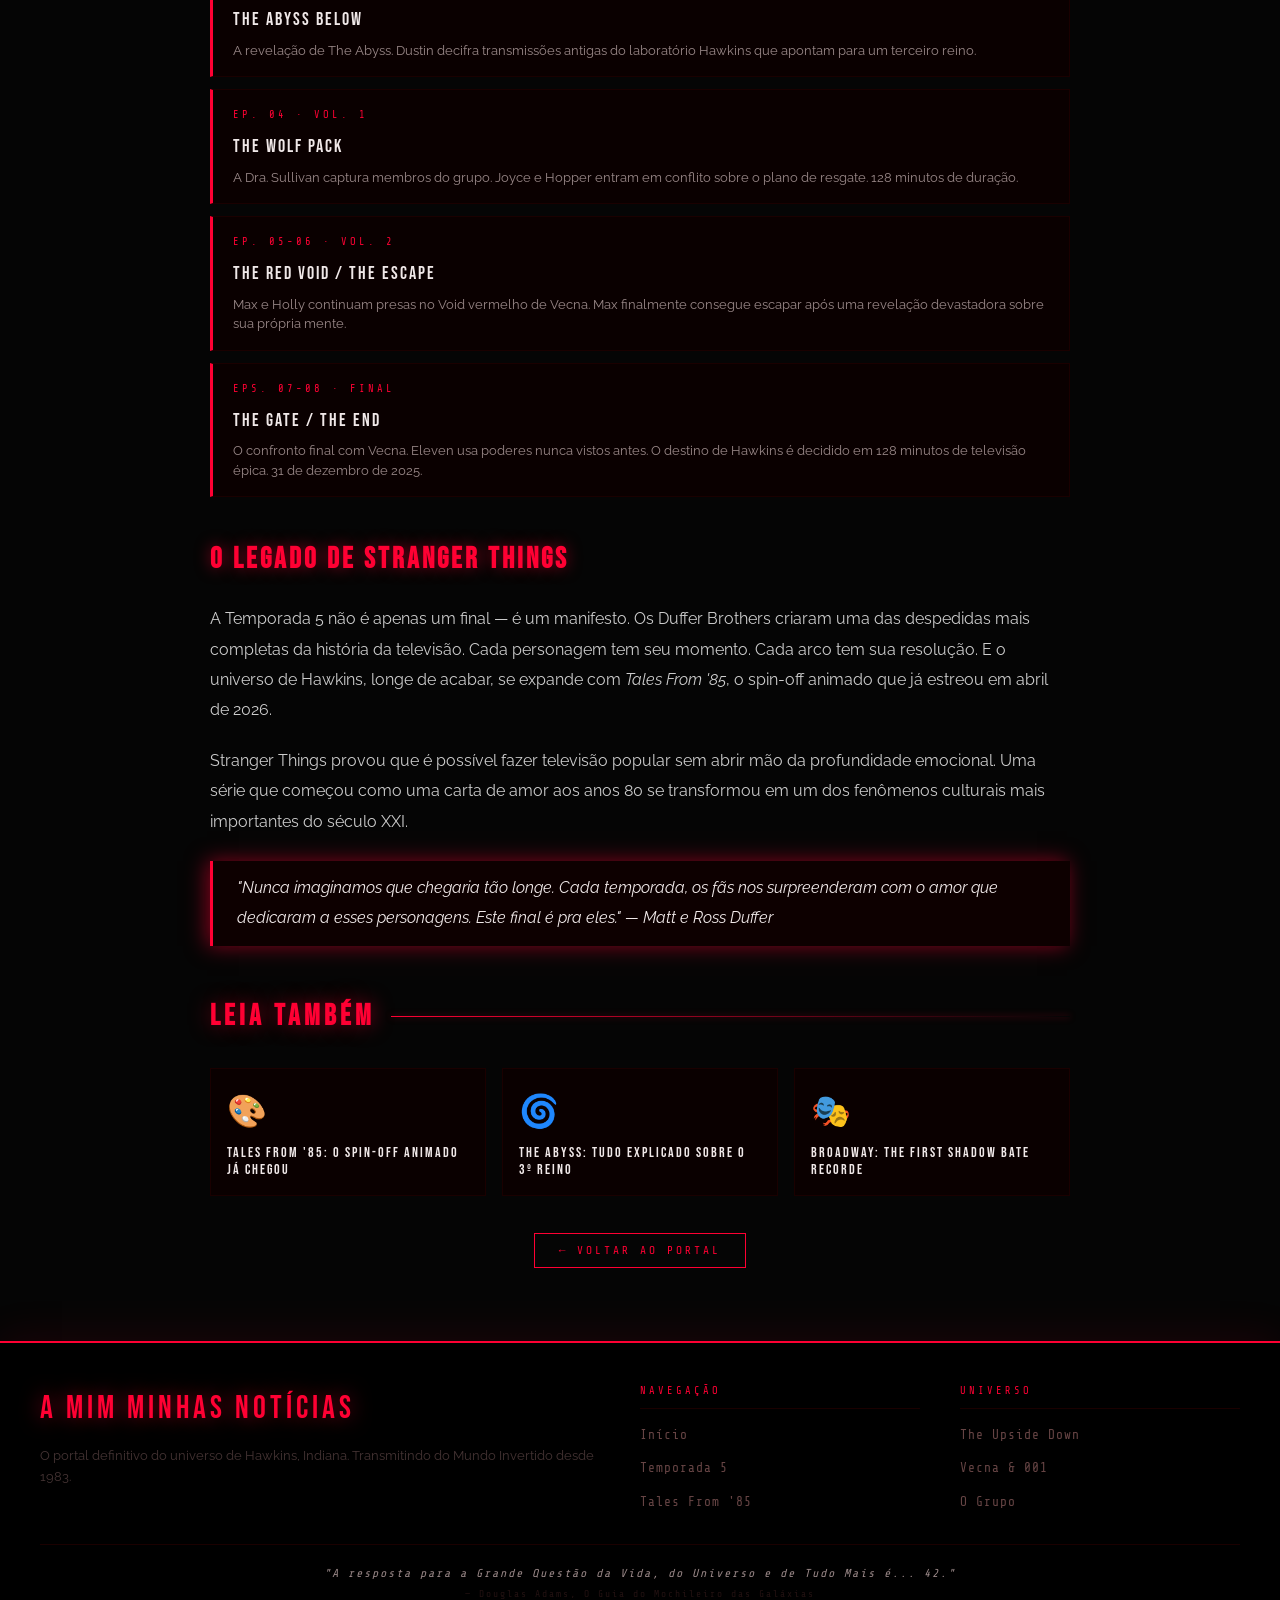
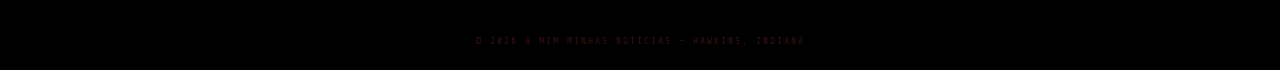
<file: noticia1.html>
<!DOCTYPE html>
<html lang="pt-BR">
<head>
  <meta charset="UTF-8">
  <meta name="viewport" content="width=device-width, initial-scale=1.0">
  <meta name="description" content="Análise completa da Temporada 5 de Stranger Things: The Abyss, Vecna, Max, Holly Wheeler e o fim épico de Hawkins — tudo explicado.">
  <meta name="keywords" content="Stranger Things temporada 5, final Hawkins, Vecna, Max Mayfield, The Abyss, Netflix">
  <meta name="author" content="A Mim Minhas Notícias">
  <title>Temporada 5: O Fim de Hawkins — Análise Completa | A Mim Minhas Notícias</title>
  <link rel="stylesheet" href="css/estilos.css">
  <style>
    .article-breadcrumb {
      font-family: var(--font-mono);
      font-size: 0.62rem;
      letter-spacing: 2px;
      color: #443333;
      padding: 12px 60px;
      border-bottom: 1px solid #0d0000;
      background: #020000;
    }
    .article-breadcrumb a { color: var(--neon-red); text-decoration: none; }
    .article-breadcrumb a:hover { text-decoration: underline; }
    .share-bar {
      display: flex;
      gap: 8px;
      margin: 24px 0;
      flex-wrap: wrap;
    }
    .share-btn {
      font-family: var(--font-mono);
      font-size: 0.62rem;
      letter-spacing: 2px;
      padding: 6px 14px;
      border: 1px solid #330000;
      background: transparent;
      color: var(--text-muted);
      cursor: pointer;
      transition: all 0.2s;
      text-decoration: none;
    }
    .share-btn:hover { border-color: var(--neon-red); color: var(--neon-red); }
    .episode-card {
      background: #0a0000;
      border: 1px solid #1a0000;
      border-left: 3px solid var(--neon-red);
      padding: 16px 20px;
      margin-bottom: 12px;
    }
    .episode-num {
      font-family: var(--font-mono);
      font-size: 0.65rem;
      letter-spacing: 3px;
      color: var(--neon-red);
    }
    .episode-title {
      font-family: var(--font-title);
      font-size: 1.1rem;
      letter-spacing: 2px;
      color: var(--text-light);
      margin: 4px 0;
    }
    .episode-desc {
      font-size: 0.82rem;
      color: var(--text-muted);
      line-height: 1.5;
    }
    .spoiler-warn {
      background: #1a0000;
      border: 1px dashed var(--neon-red);
      padding: 12px 20px;
      font-family: var(--font-mono);
      font-size: 0.72rem;
      letter-spacing: 2px;
      color: var(--neon-red);
      text-align: center;
      margin-bottom: 28px;
      animation: borderPulse 2s infinite;
    }
    .related-grid {
      display: grid;
      grid-template-columns: 1fr 1fr 1fr;
      gap: 16px;
      margin-top: 20px;
    }
    .related-card {
      background: #0a0000;
      border: 1px solid #1a0000;
      padding: 16px;
      text-decoration: none;
      color: inherit;
      transition: all 0.3s;
      display: block;
    }
    .related-card:hover { border-color: #440000; transform: translateY(-2px); }
    .related-emoji { font-size: 2rem; margin-bottom: 8px; }
    .related-title { font-family: var(--font-title); font-size: 0.9rem; letter-spacing: 2px; color: var(--text-light); line-height: 1.2; }
    @media (max-width: 700px) {
      .related-grid { grid-template-columns: 1fr; }
      .article-breadcrumb { padding: 12px 20px; }
    }
  </style>
</head>
<body>

<header>
  <div class="christmas-lights" id="lights"></div>
  <div class="header-top">
    <div class="logo-area">
      <div>
        <a href="index.html" style="text-decoration:none;">
          <div class="logo-text">A MIM MINHAS NOTÍCIAS</div>
        </a>
        <div class="logo-tagline">// PORTAL DO MUNDO INVERTIDO — HAWKINS, INDIANA //</div>
      </div>
    </div>
    <div class="header-badge">⚡ TRANSMISSÃO AO VIVO</div>
  </div>
  <nav>
    <div class="nav-container">
      <a href="index.html">Início</a>
      <a href="noticia1.html" class="active">Temporada 5</a>
      <a href="noticia2.html">Tales From '85</a>
      <a href="index.html#noticias">Análises</a>
      <a href="index.html#sidebar">Bastidores</a>
      <a href="index.html#footer">Contato</a>
    </div>
  </nav>
</header>

<!-- Breadcrumb -->
<div class="article-breadcrumb">
  <a href="index.html">INÍCIO</a> › <a href="#">TEMPORADA 5</a> › ANÁLISE COMPLETA
</div>

<!-- Article Hero -->
<div class="article-hero">
  <svg class="article-hero-canvas" viewBox="0 0 1280 400" xmlns="http://www.w3.org/2000/svg" preserveAspectRatio="xMidYMid slice" aria-hidden="true">
    <defs>
      <radialGradient id="ah1" cx="50%" cy="50%">
        <stop offset="0%" stop-color="#2a0005"/>
        <stop offset="70%" stop-color="#0d0000"/>
        <stop offset="100%" stop-color="#000000"/>
      </radialGradient>
      <filter id="glow"><feGaussianBlur stdDeviation="4" result="blur"/><feMerge><feMergeNode in="blur"/><feMergeNode in="SourceGraphic"/></feMerge></filter>
    </defs>
    <rect width="1280" height="400" fill="url(#ah1)"/>
    <!-- Background vines pattern -->
    <path d="M 0 380 Q 200 340 400 370 T 800 350 T 1280 360" stroke="#ff003320" stroke-width="3" fill="none"/>
    <path d="M 0 395 Q 300 360 600 385 T 1280 375" stroke="#ff003315" stroke-width="2" fill="none"/>
    <!-- Web -->
    <g filter="url(#glow)" opacity="0.4">
      <line x1="640" y1="0" x2="400" y2="200" stroke="#ff0033" stroke-width="0.8"/>
      <line x1="640" y1="0" x2="880" y2="200" stroke="#ff0033" stroke-width="0.8"/>
      <line x1="640" y1="0" x2="640" y2="300" stroke="#ff0033" stroke-width="0.8"/>
      <line x1="400" y1="200" x2="880" y2="200" stroke="#ff0033" stroke-width="0.5"/>
      <line x1="300" y1="100" x2="980" y2="300" stroke="#ff0033" stroke-width="0.3"/>
      <circle cx="640" cy="0" r="6" fill="#ff0033"/>
      <circle cx="400" cy="200" r="4" fill="#ff0033"/>
      <circle cx="880" cy="200" r="4" fill="#ff0033"/>
    </g>
    <!-- Upside down particles -->
    <circle cx="200" cy="100" r="2" fill="#ff003380"><animate attributeName="opacity" values="1;0;1" dur="3s" repeatCount="indefinite"/></circle>
    <circle cx="1000" cy="150" r="1.5" fill="#ff003380"><animate attributeName="opacity" values="0;1;0" dur="2s" repeatCount="indefinite"/></circle>
    <circle cx="700" cy="50" r="3" fill="#ff003360"><animate attributeName="cy" values="50;30;50" dur="4s" repeatCount="indefinite"/></circle>
    <!-- The Abyss portal hint -->
    <ellipse cx="640" cy="200" rx="100" ry="70" fill="none" stroke="#4466ff" stroke-width="1" opacity="0.3"><animate attributeName="rx" values="100;115;100" dur="4s" repeatCount="indefinite"/></ellipse>
    <ellipse cx="640" cy="200" rx="60" ry="42" fill="#000010" opacity="0.6"/>
    <text x="640" y="208" text-anchor="middle" font-family="monospace" font-size="11" fill="#4466ff" letter-spacing="4" opacity="0.8">THE ABYSS</text>
  </svg>
  <div class="article-hero-overlay"></div>
  <div class="article-hero-content">
    <span class="card-tag">🔴 ANÁLISE EXCLUSIVA · TEMPORADA 5 · SPOILERS</span>
    <h1 class="article-title">Temporada 5: O Fim Épico de Hawkins — Análise Completa de Cada Revelação</h1>
  </div>
</div>

<!-- Article Body -->
<div class="article-container">

  <div class="article-meta">
    <span>✍️ REDAÇÃO A MIM MINHAS NOTÍCIAS</span>
    <span>📅 31 DE DEZEMBRO DE 2025</span>
    <span>⏱️ 18 MIN DE LEITURA</span>
    <span>👁️ 2,4M VISUALIZAÇÕES</span>
    <span>💬 4.821 COMENTÁRIOS</span>
  </div>

  <div class="share-bar">
    <a href="#" class="share-btn">📤 COMPARTILHAR</a>
    <a href="#" class="share-btn">🐦 TWITTER/X</a>
    <a href="#" class="share-btn">📘 FACEBOOK</a>
    <a href="#" class="share-btn">📋 COPIAR LINK</a>
  </div>

  <div class="spoiler-warn">
    ⚠️ ALERTA DE SPOILERS — ESTA ANÁLISE CONTÉM SPOILERS COMPLETOS DA TEMPORADA 5 ⚠️
  </div>

  <div class="article-body">

    <p>Depois de quase uma década acompanhando as aventuras do Grupo de Hawkins, a <strong>Temporada 5 de Stranger Things</strong> chegou ao fim em três partes: Volume 1 (26 de novembro de 2025), Volume 2 (25 de dezembro) e o Episódio Final (31 de dezembro de 2025). Oito episódios. 19 meses após o "Terremoto". E uma das temporadas mais ambiciosas da história da televisão.</p>

    <p>Matt e Ross Duffer cumpriram a promessa: a quinta temporada é maior, mais assustadora e mais emocionalmente devastadora do que qualquer coisa que vimos antes. Aqui está a análise de cada revelação importante.</p>

    <h2>O Cenário: Hawkins em Estado de Quarentena</h2>

    <p>A temporada se passa em <strong>novembro de 1987</strong>, com Hawkins cercada por uma quarentena militar após os eventos cataclísmicos do "Terremoto" do final da 4ª temporada. O mundo sabe que algo sobrenatural aconteceu. O governo americano tenta encobrir. E Vecna continua avançando seu plano.</p>

    <blockquote>
      "A quarentena foi a nossa forma de mostrar que o mundo mudou. Hawkins nunca mais será a mesma — e nem os nossos personagens." — Matt Duffer
    </blockquote>

    <p>A nova vilã da temporada, a <strong>Dra. Sullivan</strong>, líder militar científica do chamado "Wolf Pack", adiciona uma camada de tensão terrena: agora o grupo precisa fugir tanto de Vecna quanto do próprio exército americano.</p>

    <h2>A Revelação Maior: The Abyss</h2>

    <p>A maior bomba da temporada veio logo nos primeiros episódios do Volume 1: <strong>Dustin Henderson</strong> (Gaten Matarazzo) descobre que existe um terceiro reino além do Mundo Normal e do Upside Down — chamado de <strong>The Abyss</strong>.</p>

    <!-- Comic panels -->
    <div class="comic-panels" role="img" aria-label="Painéis em estilo quadrinho mostrando a descoberta de The Abyss">
      <div class="comic-panel">
        <div>
          <span class="panel-emoji">🌀</span>
          <div class="panel-text">"Dustin, isso não faz sentido. O Upside Down é a camada inferior da realidade."</div>
        </div>
      </div>
      <div class="comic-panel">
        <div>
          <span class="panel-emoji">🔬</span>
          <div class="panel-text">"Era o que pensávamos. Mas existe algo ainda mais fundo. Algo muito mais antigo."</div>
        </div>
      </div>
      <div class="comic-panel">
        <div>
          <span class="panel-emoji">🌑</span>
          <div class="panel-text">THE ABYSS: onde nem Vecna tem poder.</div>
        </div>
      </div>
      <div class="comic-panel">
        <div>
          <span class="panel-emoji">⚡</span>
          <div class="panel-text">E é lá que a chave para destruir Vecna está escondida desde 1983.</div>
        </div>
      </div>
    </div>

    <p>The Abyss é descrito como o "primordial" — um reino que existia antes mesmo do Upside Down, e do qual as criaturas do Upside Down são apenas derivações corrompidas. A revelação muda completamente a mitologia estabelecida nas temporadas anteriores e abre as portas para o spin-off animado <em>Tales From '85</em>.</p>

    <h2>O Arco de Max Mayfield</h2>

    <p>Um dos arcos mais emocionantes da temporada é o retorno de <strong>Max Mayfield</strong> (Sadie Sink), que passou os dois anos anteriores em coma depois de ser atacada por Vecna no final da 4ª temporada. No Volume 2, que estreou no Natal, Max finalmente escapa da mente de Vecna e retorna ao seu próprio corpo.</p>

    <p>A cena da libertação de Max foi descrita pela imprensa especializada como um dos momentos mais catárticos da série — uma performance absolutamente deslumbrante de Sadie Sink, que alterna entre desespero e determinação num espaço de minutos.</p>

    <h3>Holly Wheeler e o Grande Mistério</h3>

    <p>O desaparecimento misterioso de <strong>Holly Wheeler</strong> (Nell Fisher) é o fio condutor da temporada. Quando Holly some repentinamente, o grupo logo descobre que seu desaparecimento faz parte de um esquema muito maior — conectado diretamente ao plano final de Vecna e à existência de The Abyss.</p>

    <blockquote>
      "Holly sempre foi um personagem silencioso. Colocá-la no centro da temporada final foi a forma de dizer: ninguém em Hawkins está seguro. Ninguém." — Ross Duffer
    </blockquote>

    <h2>Os 8 Episódios da Temporada Final</h2>

    <div class="episode-card">
      <div class="episode-num">EP. 01 · VOL. 1</div>
      <div class="episode-title">The Crawl</div>
      <div class="episode-desc">O grupo tenta se adaptar à quarentena de Hawkins. Eleven enfrenta dificuldades para controlar seus poderes. A Dra. Sullivan aparece pela primeira vez.</div>
    </div>
    <div class="episode-card">
      <div class="episode-num">EP. 02 · VOL. 1</div>
      <div class="episode-title">The Vanishing</div>
      <div class="episode-desc">Holly desaparece sem deixar rastros. Will sente uma perturbação no Upside Down diferente de tudo que já sentiu antes.</div>
    </div>
    <div class="episode-card">
      <div class="episode-num">EP. 03 · VOL. 1</div>
      <div class="episode-title">The Abyss Below</div>
      <div class="episode-desc">A revelação de The Abyss. Dustin decifra transmissões antigas do laboratório Hawkins que apontam para um terceiro reino.</div>
    </div>
    <div class="episode-card">
      <div class="episode-num">EP. 04 · VOL. 1</div>
      <div class="episode-title">The Wolf Pack</div>
      <div class="episode-desc">A Dra. Sullivan captura membros do grupo. Joyce e Hopper entram em conflito sobre o plano de resgate. 128 minutos de duração.</div>
    </div>
    <div class="episode-card">
      <div class="episode-num">EP. 05-06 · VOL. 2</div>
      <div class="episode-title">The Red Void / The Escape</div>
      <div class="episode-desc">Max e Holly continuam presas no Void vermelho de Vecna. Max finalmente consegue escapar após uma revelação devastadora sobre sua própria mente.</div>
    </div>
    <div class="episode-card">
      <div class="episode-num">EPS. 07-08 · FINAL</div>
      <div class="episode-title">The Gate / The End</div>
      <div class="episode-desc">O confronto final com Vecna. Eleven usa poderes nunca vistos antes. O destino de Hawkins é decidido em 128 minutos de televisão épica. 31 de dezembro de 2025.</div>
    </div>

    <h2>O Legado de Stranger Things</h2>

    <p>A Temporada 5 não é apenas um final — é um manifesto. Os Duffer Brothers criaram uma das despedidas mais completas da história da televisão. Cada personagem tem seu momento. Cada arco tem sua resolução. E o universo de Hawkins, longe de acabar, se expande com <em>Tales From '85</em>, o spin-off animado que já estreou em abril de 2026.</p>

    <p>Stranger Things provou que é possível fazer televisão popular sem abrir mão da profundidade emocional. Uma série que começou como uma carta de amor aos anos 80 se transformou em um dos fenômenos culturais mais importantes do século XXI.</p>

    <blockquote>
      "Nunca imaginamos que chegaria tão longe. Cada temporada, os fãs nos surpreenderam com o amor que dedicaram a esses personagens. Este final é pra eles." — Matt e Ross Duffer
    </blockquote>

  </div>

  <!-- Related -->
  <div class="section-header" style="margin-top:48px;">
    <h2 class="section-title">LEIA TAMBÉM</h2>
    <div class="section-line"></div>
  </div>
  <div class="related-grid">
    <a href="noticia2.html" class="related-card">
      <div class="related-emoji">🎨</div>
      <div class="related-title">Tales From '85: O Spin-Off Animado Já Chegou</div>
    </a>
    <a href="#" class="related-card">
      <div class="related-emoji">🌀</div>
      <div class="related-title">The Abyss: Tudo Explicado sobre o 3º Reino</div>
    </a>
    <a href="#" class="related-card">
      <div class="related-emoji">🎭</div>
      <div class="related-title">Broadway: The First Shadow bate recorde</div>
    </a>
  </div>

  <div style="margin-top:40px;text-align:center;">
    <a href="index.html" style="font-family:var(--font-mono);font-size:0.7rem;letter-spacing:3px;color:var(--neon-red);text-decoration:none;border:1px solid var(--neon-red);padding:10px 24px;transition:all 0.2s;" onmouseover="this.style.background='var(--neon-red)';this.style.color='#000'" onmouseout="this.style.background='';this.style.color='var(--neon-red)'">← VOLTAR AO PORTAL</a>
  </div>

</div>

<footer id="footer">
  <div class="footer-grid">
    <div>
      <div class="footer-logo">A MIM MINHAS NOTÍCIAS</div>
      <p class="footer-about">O portal definitivo do universo de Hawkins, Indiana. Transmitindo do Mundo Invertido desde 1983.</p>
    </div>
    <div>
      <div class="footer-heading">Navegação</div>
      <ul class="footer-links">
        <li><a href="index.html">Início</a></li>
        <li><a href="noticia1.html">Temporada 5</a></li>
        <li><a href="noticia2.html">Tales From '85</a></li>
      </ul>
    </div>
    <div>
      <div class="footer-heading">Universo</div>
      <ul class="footer-links">
        <li><a href="#">The Upside Down</a></li>
        <li><a href="#">Vecna & 001</a></li>
        <li><a href="#">O Grupo</a></li>
      </ul>
    </div>
  </div>
  <div class="footer-quote">
    <em>"A resposta para a Grande Questão da Vida, do Universo e de Tudo Mais é... 42."</em>
    <span style="color:#221111;font-size:0.6rem;margin-top:4px;display:block;">— Douglas Adams, O Guia do Mochileiro das Galáxias</span>
  </div>
  <div class="footer-bottom">© 2026 A MIM MINHAS NOTÍCIAS — HAWKINS, INDIANA</div>
</footer>

<script>
(function(){
  const container = document.getElementById('lights');
  for(let i = 0; i < 40; i++){
    const b = document.createElement('div');
    b.className = 'bulb';
    b.style.animationDelay = (Math.random() * 4) + 's';
    container.appendChild(b);
  }
})();
</script>
</body>
</html>
</file>
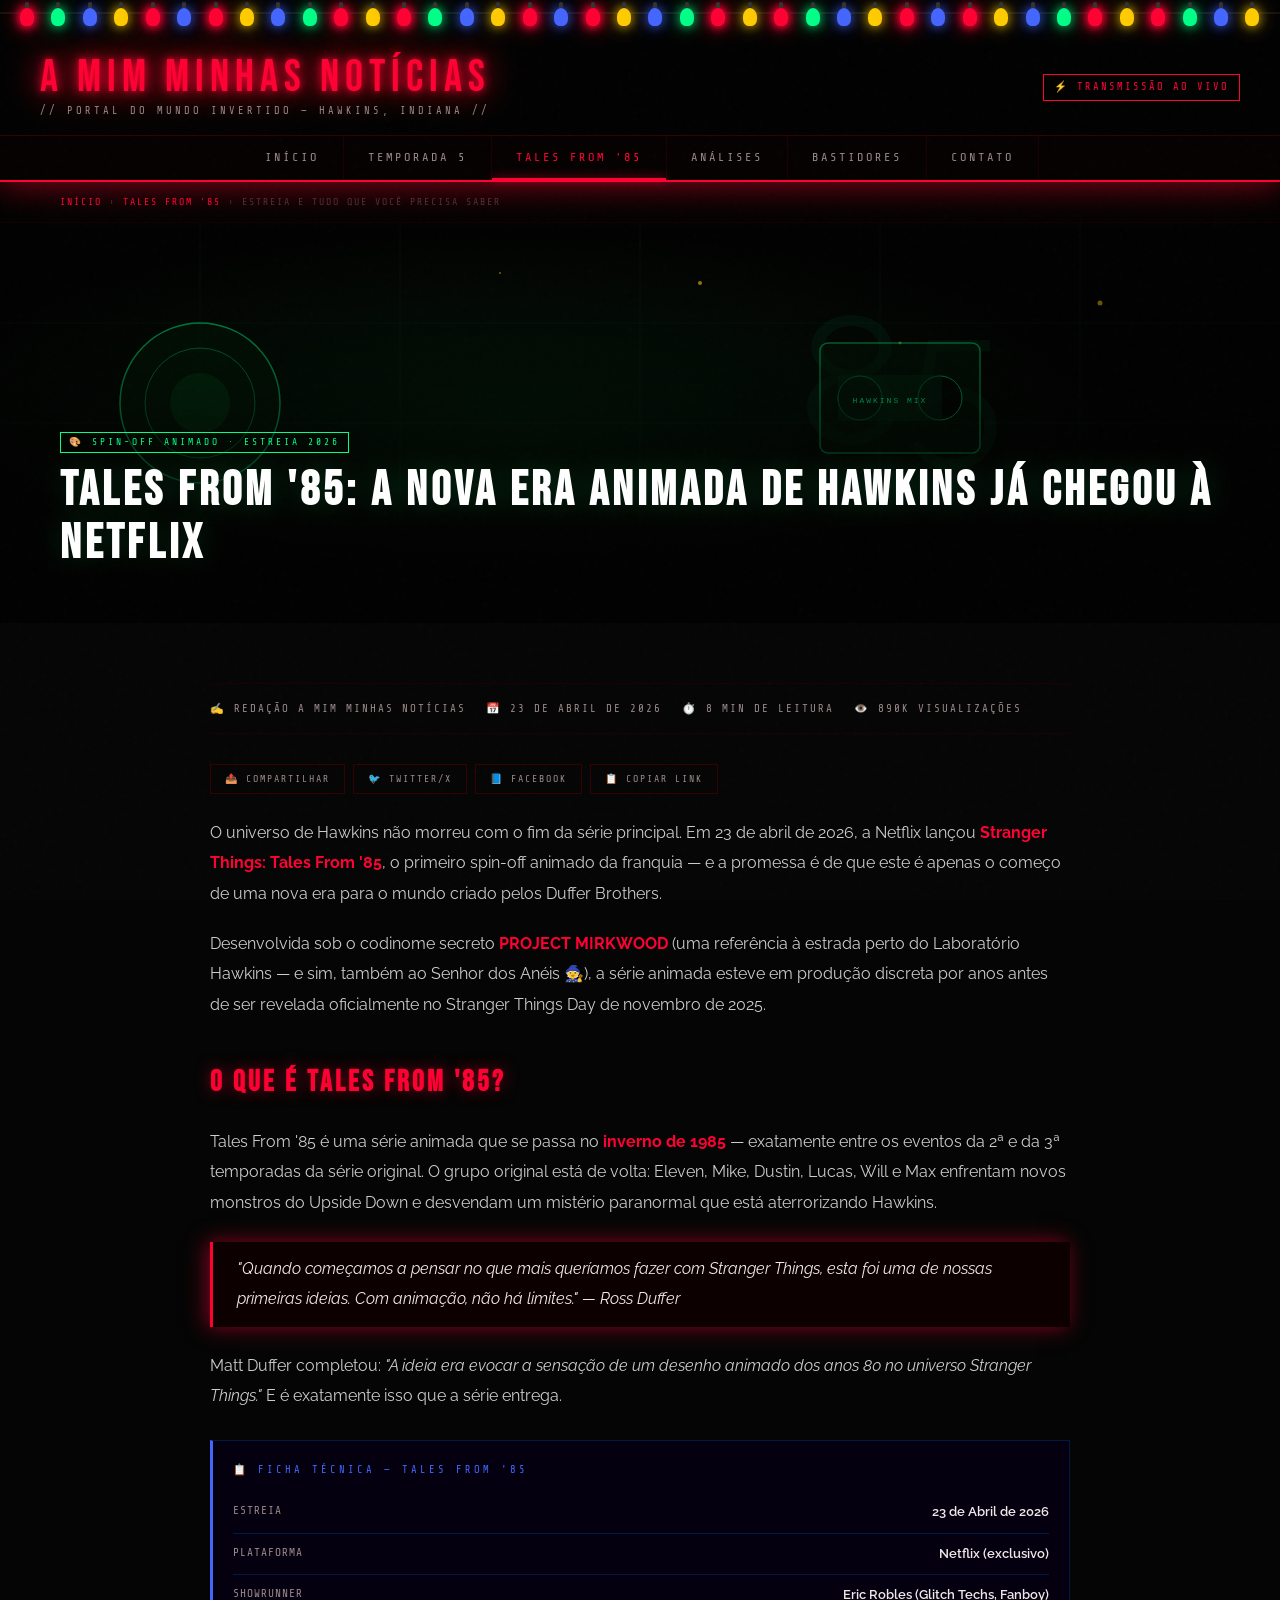
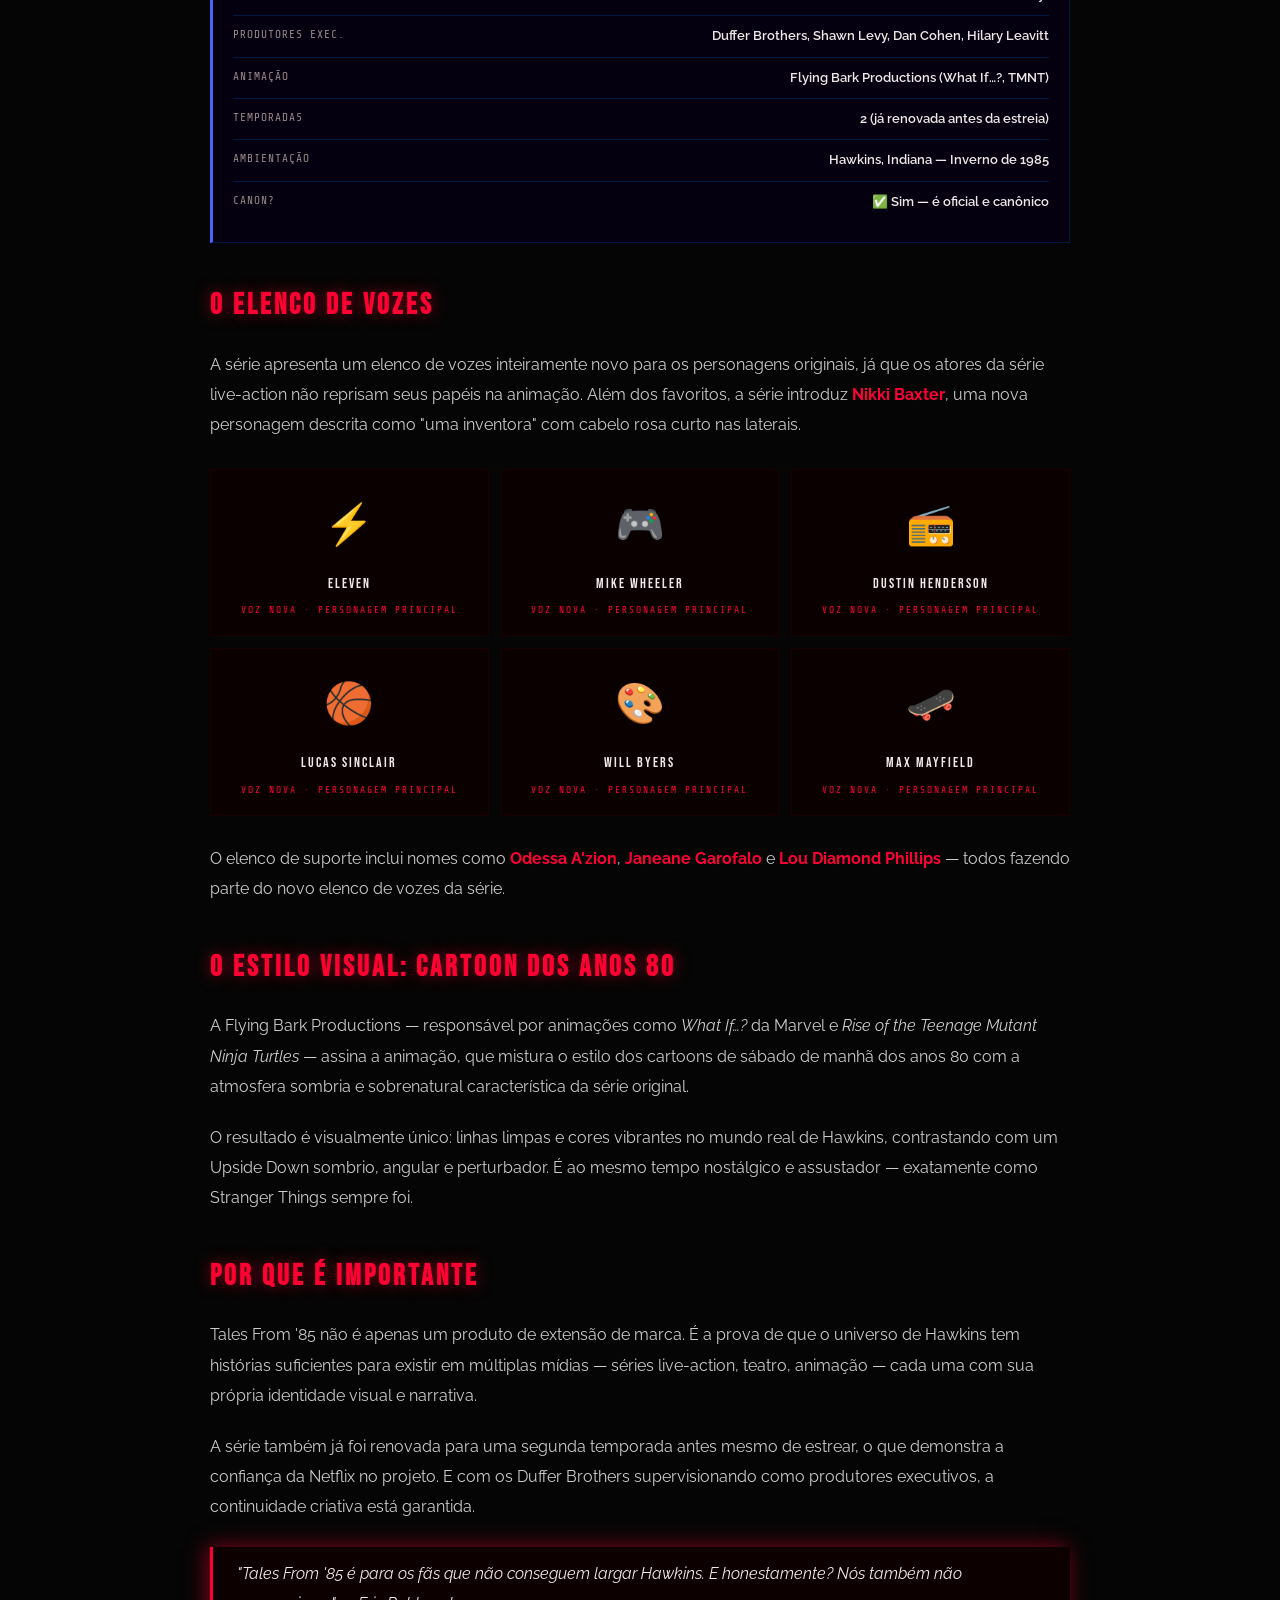
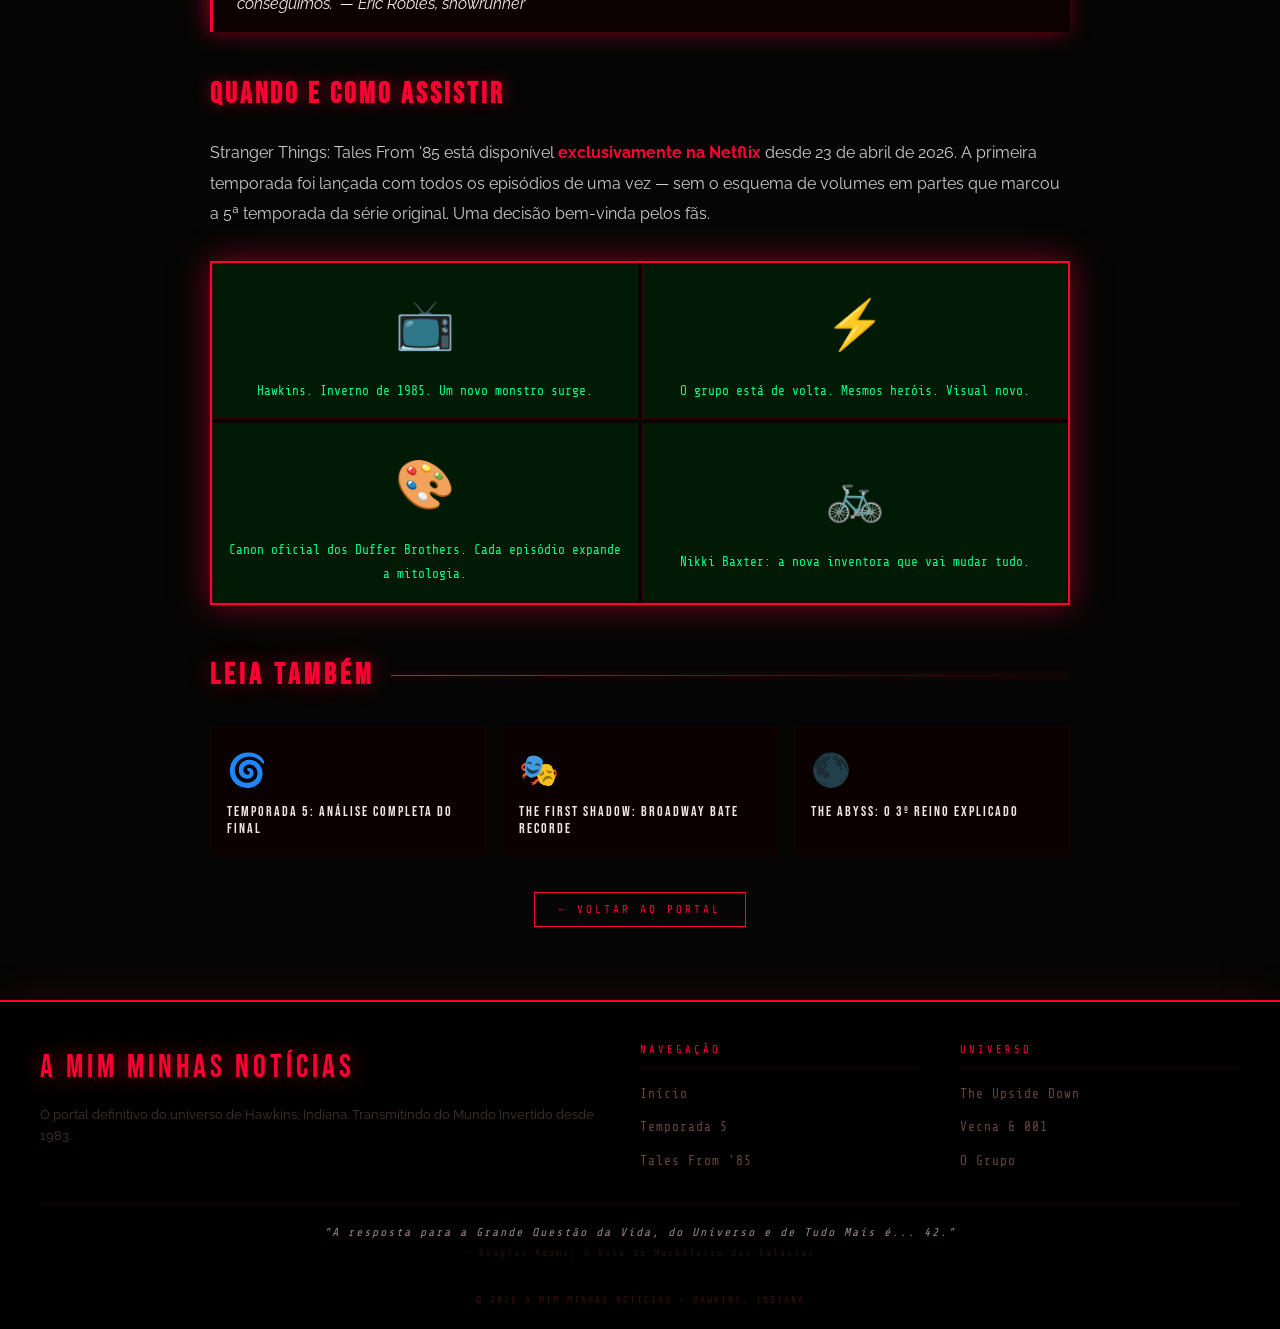
<file: noticia2.html>
<!DOCTYPE html>
<html lang="pt-BR">
<head>
  <meta charset="UTF-8">
  <meta name="viewport" content="width=device-width, initial-scale=1.0">
  <meta name="description" content="Stranger Things: Tales From '85 — tudo sobre o spin-off animado da Netflix que estreou em abril de 2026, com os Duffer Brothers como produtores executivos.">
  <meta name="keywords" content="Tales From 85, Stranger Things animado, spin-off, Netflix 2026, Duffer Brothers, Hawkins 1985">
  <meta name="author" content="A Mim Minhas Notícias">
  <title>Tales From '85: O Spin-Off Animado de Stranger Things | A Mim Minhas Notícias</title>
  <link rel="stylesheet" href="css/estilos.css">
  <style>
    .article-breadcrumb {
      font-family: var(--font-mono);
      font-size: 0.62rem;
      letter-spacing: 2px;
      color: #443333;
      padding: 12px 60px;
      border-bottom: 1px solid #0d0000;
      background: #020000;
    }
    .article-breadcrumb a { color: var(--neon-red); text-decoration: none; }
    .article-breadcrumb a:hover { text-decoration: underline; }
    .share-bar { display: flex; gap: 8px; margin: 24px 0; flex-wrap: wrap; }
    .share-btn {
      font-family: var(--font-mono); font-size: 0.62rem; letter-spacing: 2px;
      padding: 6px 14px; border: 1px solid #330000; background: transparent;
      color: var(--text-muted); cursor: pointer; transition: all 0.2s; text-decoration: none;
    }
    .share-btn:hover { border-color: var(--neon-red); color: var(--neon-red); }
    .cast-grid {
      display: grid; grid-template-columns: repeat(3, 1fr); gap: 12px; margin: 28px 0;
    }
    .cast-card {
      background: #0a0000; border: 1px solid #1a0000; padding: 16px; text-align: center;
      transition: all 0.3s;
    }
    .cast-card:hover { border-color: var(--neon-red); box-shadow: 0 0 20px #ff003318; }
    .cast-emoji { font-size: 2.5rem; margin-bottom: 8px; }
    .cast-name { font-family: var(--font-title); font-size: 0.9rem; letter-spacing: 2px; color: var(--text-light); }
    .cast-role { font-family: var(--font-mono); font-size: 0.6rem; letter-spacing: 2px; color: var(--neon-red); margin-top: 4px; }
    .info-box {
      background: #050010; border: 1px solid #001a44; border-left: 3px solid #4466ff;
      padding: 20px; margin: 28px 0;
    }
    .info-box-title {
      font-family: var(--font-mono); font-size: 0.65rem; letter-spacing: 3px;
      color: #4466ff; margin-bottom: 12px; text-transform: uppercase;
    }
    .info-row {
      display: flex; justify-content: space-between; padding: 8px 0;
      border-bottom: 1px solid #001a44; font-size: 0.8rem;
    }
    .info-row:last-child { border-bottom: none; }
    .info-label { color: var(--text-muted); font-family: var(--font-mono); font-size: 0.7rem; letter-spacing: 1px; }
    .info-value { color: var(--text-light); font-weight: 600; }
    .related-grid {
      display: grid; grid-template-columns: 1fr 1fr 1fr; gap: 16px; margin-top: 20px;
    }
    .related-card {
      background: #0a0000; border: 1px solid #1a0000; padding: 16px;
      text-decoration: none; color: inherit; transition: all 0.3s; display: block;
    }
    .related-card:hover { border-color: #440000; transform: translateY(-2px); }
    .related-emoji { font-size: 2rem; margin-bottom: 8px; }
    .related-title { font-family: var(--font-title); font-size: 0.9rem; letter-spacing: 2px; color: var(--text-light); line-height: 1.2; }
    @media (max-width: 700px) {
      .cast-grid { grid-template-columns: 1fr 1fr; }
      .related-grid { grid-template-columns: 1fr; }
      .article-breadcrumb { padding: 12px 20px; }
    }
  </style>
</head>
<body>

<header>
  <div class="christmas-lights" id="lights"></div>
  <div class="header-top">
    <div class="logo-area">
      <div>
        <a href="index.html" style="text-decoration:none;">
          <div class="logo-text">A MIM MINHAS NOTÍCIAS</div>
        </a>
        <div class="logo-tagline">// PORTAL DO MUNDO INVERTIDO — HAWKINS, INDIANA //</div>
      </div>
    </div>
    <div class="header-badge">⚡ TRANSMISSÃO AO VIVO</div>
  </div>
  <nav>
    <div class="nav-container">
      <a href="index.html">Início</a>
      <a href="noticia1.html">Temporada 5</a>
      <a href="noticia2.html" class="active">Tales From '85</a>
      <a href="index.html#noticias">Análises</a>
      <a href="index.html#sidebar">Bastidores</a>
      <a href="index.html#footer">Contato</a>
    </div>
  </nav>
</header>

<div class="article-breadcrumb">
  <a href="index.html">INÍCIO</a> › <a href="#">TALES FROM '85</a> › ESTREIA E TUDO QUE VOCÊ PRECISA SABER
</div>

<!-- Article Hero -->
<div class="article-hero">
  <svg class="article-hero-canvas" viewBox="0 0 1280 400" xmlns="http://www.w3.org/2000/svg" preserveAspectRatio="xMidYMid slice" aria-hidden="true">
    <defs>
      <radialGradient id="ah2" cx="40%" cy="50%">
        <stop offset="0%" stop-color="#001a08"/>
        <stop offset="60%" stop-color="#030a04"/>
        <stop offset="100%" stop-color="#000000"/>
      </radialGradient>
    </defs>
    <rect width="1280" height="400" fill="url(#ah2)"/>
    <!-- Retro cartoon grid lines -->
    <g opacity="0.1">
      <line x1="0" y1="100" x2="1280" y2="100" stroke="#00ff88" stroke-width="0.5"/>
      <line x1="0" y1="200" x2="1280" y2="200" stroke="#00ff88" stroke-width="0.5"/>
      <line x1="0" y1="300" x2="1280" y2="300" stroke="#00ff88" stroke-width="0.5"/>
      <line x1="200" y1="0" x2="200" y2="400" stroke="#00ff88" stroke-width="0.5"/>
      <line x1="400" y1="0" x2="400" y2="400" stroke="#00ff88" stroke-width="0.5"/>
      <line x1="640" y1="0" x2="640" y2="400" stroke="#00ff88" stroke-width="0.5"/>
      <line x1="880" y1="0" x2="880" y2="400" stroke="#00ff88" stroke-width="0.5"/>
      <line x1="1080" y1="0" x2="1080" y2="400" stroke="#00ff88" stroke-width="0.5"/>
    </g>
    <!-- Cartoon sun/retro effect -->
    <circle cx="200" cy="180" r="80" fill="#001a06" stroke="#00ff88" stroke-width="1.5" opacity="0.6"/>
    <circle cx="200" cy="180" r="55" fill="#001a06" stroke="#00ff88" stroke-width="1" opacity="0.4"/>
    <circle cx="200" cy="180" r="30" fill="#003310" opacity="0.8"/>
    <!-- Animated stars -->
    <circle cx="700" cy="60" r="2" fill="#ffcc00"><animate attributeName="opacity" values="1;0.2;1" dur="2s" repeatCount="indefinite"/></circle>
    <circle cx="900" cy="120" r="1.5" fill="#ffcc00"><animate attributeName="opacity" values="0.3;1;0.3" dur="3s" repeatCount="indefinite"/></circle>
    <circle cx="1100" cy="80" r="2.5" fill="#ffcc00"><animate attributeName="opacity" values="1;0.4;1" dur="1.5s" repeatCount="indefinite"/></circle>
    <circle cx="500" cy="50" r="1" fill="#ffcc00"><animate attributeName="opacity" values="0.5;1;0.5" dur="2.5s" repeatCount="indefinite"/></circle>
    <!-- VHS/retro lines -->
    <rect x="0" y="0" width="1280" height="400" fill="none"/>
    <text x="900" y="220" text-anchor="middle" font-size="180" opacity="0.06" fill="#00ff88">85</text>
    <!-- Cassette tape hint -->
    <rect x="820" y="120" width="160" height="110" rx="8" fill="#001a06" stroke="#00ff88" stroke-width="1.5" opacity="0.5"/>
    <circle cx="860" cy="175" r="22" fill="#000" stroke="#00ff88" stroke-width="1" opacity="0.6"/>
    <circle cx="940" cy="175" r="22" fill="#000" stroke="#00ff88" stroke-width="1" opacity="0.6"/>
    <rect x="838" y="152" width="104" height="46" rx="3" fill="#002a10" opacity="0.5"/>
    <text x="890" y="180" text-anchor="middle" font-family="monospace" font-size="8" fill="#00ff88" letter-spacing="2">HAWKINS MIX</text>
  </svg>
  <div class="article-hero-overlay"></div>
  <div class="article-hero-content">
    <span class="card-tag" style="color:#00ff88;border-color:#00ff88;">🎨 SPIN-OFF ANIMADO · ESTREIA 2026</span>
    <h1 class="article-title" style="text-shadow: 0 0 30px #00ff8830;">Tales From '85: A Nova Era Animada de Hawkins Já Chegou à Netflix</h1>
  </div>
</div>

<!-- Article Body -->
<div class="article-container">

  <div class="article-meta">
    <span>✍️ REDAÇÃO A MIM MINHAS NOTÍCIAS</span>
    <span>📅 23 DE ABRIL DE 2026</span>
    <span>⏱️ 8 MIN DE LEITURA</span>
    <span>👁️ 890K VISUALIZAÇÕES</span>
  </div>

  <div class="share-bar">
    <a href="#" class="share-btn">📤 COMPARTILHAR</a>
    <a href="#" class="share-btn">🐦 TWITTER/X</a>
    <a href="#" class="share-btn">📘 FACEBOOK</a>
    <a href="#" class="share-btn">📋 COPIAR LINK</a>
  </div>

  <div class="article-body">

    <p>O universo de Hawkins não morreu com o fim da série principal. Em 23 de abril de 2026, a Netflix lançou <strong>Stranger Things: Tales From '85</strong>, o primeiro spin-off animado da franquia — e a promessa é de que este é apenas o começo de uma nova era para o mundo criado pelos Duffer Brothers.</p>

    <p>Desenvolvida sob o codinome secreto <strong>PROJECT MIRKWOOD</strong> (uma referência à estrada perto do Laboratório Hawkins — e sim, também ao Senhor dos Anéis 🧙), a série animada esteve em produção discreta por anos antes de ser revelada oficialmente no Stranger Things Day de novembro de 2025.</p>

    <h2>O Que É Tales From '85?</h2>

    <p>Tales From '85 é uma série animada que se passa no <strong>inverno de 1985</strong> — exatamente entre os eventos da 2ª e da 3ª temporadas da série original. O grupo original está de volta: Eleven, Mike, Dustin, Lucas, Will e Max enfrentam novos monstros do Upside Down e desvendam um mistério paranormal que está aterrorizando Hawkins.</p>

    <blockquote>
      "Quando começamos a pensar no que mais queríamos fazer com Stranger Things, esta foi uma de nossas primeiras ideias. Com animação, não há limites." — Ross Duffer
    </blockquote>

    <p>Matt Duffer completou: <em>"A ideia era evocar a sensação de um desenho animado dos anos 80 no universo Stranger Things."</em> E é exatamente isso que a série entrega.</p>

    <!-- Info box -->
    <div class="info-box">
      <div class="info-box-title">📋 FICHA TÉCNICA — TALES FROM '85</div>
      <div class="info-row">
        <span class="info-label">ESTREIA</span>
        <span class="info-value">23 de Abril de 2026</span>
      </div>
      <div class="info-row">
        <span class="info-label">PLATAFORMA</span>
        <span class="info-value">Netflix (exclusivo)</span>
      </div>
      <div class="info-row">
        <span class="info-label">SHOWRUNNER</span>
        <span class="info-value">Eric Robles (Glitch Techs, Fanboy)</span>
      </div>
      <div class="info-row">
        <span class="info-label">PRODUTORES EXEC.</span>
        <span class="info-value">Duffer Brothers, Shawn Levy, Dan Cohen, Hilary Leavitt</span>
      </div>
      <div class="info-row">
        <span class="info-label">ANIMAÇÃO</span>
        <span class="info-value">Flying Bark Productions (What If…?, TMNT)</span>
      </div>
      <div class="info-row">
        <span class="info-label">TEMPORADAS</span>
        <span class="info-value">2 (já renovada antes da estreia)</span>
      </div>
      <div class="info-row">
        <span class="info-label">AMBIENTAÇÃO</span>
        <span class="info-value">Hawkins, Indiana — Inverno de 1985</span>
      </div>
      <div class="info-row">
        <span class="info-label">CANON?</span>
        <span class="info-value">✅ Sim — é oficial e canônico</span>
      </div>
    </div>

    <h2>O Elenco de Vozes</h2>

    <p>A série apresenta um elenco de vozes inteiramente novo para os personagens originais, já que os atores da série live-action não reprisam seus papéis na animação. Além dos favoritos, a série introduz <strong>Nikki Baxter</strong>, uma nova personagem descrita como "uma inventora" com cabelo rosa curto nas laterais.</p>

    <div class="cast-grid">
      <div class="cast-card">
        <div class="cast-emoji">⚡</div>
        <div class="cast-name">Eleven</div>
        <div class="cast-role">VOZ NOVA · PERSONAGEM PRINCIPAL</div>
      </div>
      <div class="cast-card">
        <div class="cast-emoji">🎮</div>
        <div class="cast-name">Mike Wheeler</div>
        <div class="cast-role">VOZ NOVA · PERSONAGEM PRINCIPAL</div>
      </div>
      <div class="cast-card">
        <div class="cast-emoji">📻</div>
        <div class="cast-name">Dustin Henderson</div>
        <div class="cast-role">VOZ NOVA · PERSONAGEM PRINCIPAL</div>
      </div>
      <div class="cast-card">
        <div class="cast-emoji">🏀</div>
        <div class="cast-name">Lucas Sinclair</div>
        <div class="cast-role">VOZ NOVA · PERSONAGEM PRINCIPAL</div>
      </div>
      <div class="cast-card">
        <div class="cast-emoji">🎨</div>
        <div class="cast-name">Will Byers</div>
        <div class="cast-role">VOZ NOVA · PERSONAGEM PRINCIPAL</div>
      </div>
      <div class="cast-card">
        <div class="cast-emoji">🛹</div>
        <div class="cast-name">Max Mayfield</div>
        <div class="cast-role">VOZ NOVA · PERSONAGEM PRINCIPAL</div>
      </div>
    </div>

    <p>O elenco de suporte inclui nomes como <strong>Odessa A'zion</strong>, <strong>Janeane Garofalo</strong> e <strong>Lou Diamond Phillips</strong> — todos fazendo parte do novo elenco de vozes da série.</p>

    <h2>O Estilo Visual: Cartoon Dos Anos 80</h2>

    <p>A Flying Bark Productions — responsável por animações como <em>What If…?</em> da Marvel e <em>Rise of the Teenage Mutant Ninja Turtles</em> — assina a animação, que mistura o estilo dos cartoons de sábado de manhã dos anos 80 com a atmosfera sombria e sobrenatural característica da série original.</p>

    <p>O resultado é visualmente único: linhas limpas e cores vibrantes no mundo real de Hawkins, contrastando com um Upside Down sombrio, angular e perturbador. É ao mesmo tempo nostálgico e assustador — exatamente como Stranger Things sempre foi.</p>

    <h2>Por Que É Importante</h2>

    <p>Tales From '85 não é apenas um produto de extensão de marca. É a prova de que o universo de Hawkins tem histórias suficientes para existir em múltiplas mídias — séries live-action, teatro, animação — cada uma com sua própria identidade visual e narrativa.</p>

    <p>A série também já foi renovada para uma segunda temporada antes mesmo de estrear, o que demonstra a confiança da Netflix no projeto. E com os Duffer Brothers supervisionando como produtores executivos, a continuidade criativa está garantida.</p>

    <blockquote>
      "Tales From '85 é para os fãs que não conseguem largar Hawkins. E honestamente? Nós também não conseguimos." — Eric Robles, showrunner
    </blockquote>

    <h2>Quando e Como Assistir</h2>

    <p>Stranger Things: Tales From '85 está disponível <strong>exclusivamente na Netflix</strong> desde 23 de abril de 2026. A primeira temporada foi lançada com todos os episódios de uma vez — sem o esquema de volumes em partes que marcou a 5ª temporada da série original. Uma decisão bem-vinda pelos fãs.</p>

    <!-- Comic panels -->
    <div class="comic-panels" role="img" aria-label="Painéis em estilo cartoon sobre Tales From 85">
      <div class="comic-panel" style="background:#001a06;">
        <div>
          <span class="panel-emoji">📺</span>
          <div class="panel-text" style="color:#00ff88;">Hawkins. Inverno de 1985. Um novo monstro surge.</div>
        </div>
      </div>
      <div class="comic-panel" style="background:#001a06;">
        <div>
          <span class="panel-emoji">⚡</span>
          <div class="panel-text" style="color:#00ff88;">O grupo está de volta. Mesmos heróis. Visual novo.</div>
        </div>
      </div>
      <div class="comic-panel" style="background:#001a06;">
        <div>
          <span class="panel-emoji">🎨</span>
          <div class="panel-text" style="color:#00ff88;">Canon oficial dos Duffer Brothers. Cada episódio expande a mitologia.</div>
        </div>
      </div>
      <div class="comic-panel" style="background:#001a06;">
        <div>
          <span class="panel-emoji">🚲</span>
          <div class="panel-text" style="color:#00ff88;">Nikki Baxter: a nova inventora que vai mudar tudo.</div>
        </div>
      </div>
    </div>

  </div>

  <!-- Related -->
  <div class="section-header" style="margin-top:48px;">
    <h2 class="section-title">LEIA TAMBÉM</h2>
    <div class="section-line"></div>
  </div>
  <div class="related-grid">
    <a href="noticia1.html" class="related-card">
      <div class="related-emoji">🌀</div>
      <div class="related-title">Temporada 5: Análise Completa do Final</div>
    </a>
    <a href="#" class="related-card">
      <div class="related-emoji">🎭</div>
      <div class="related-title">The First Shadow: Broadway bate recorde</div>
    </a>
    <a href="#" class="related-card">
      <div class="related-emoji">🌑</div>
      <div class="related-title">The Abyss: O 3º Reino Explicado</div>
    </a>
  </div>

  <div style="margin-top:40px;text-align:center;">
    <a href="index.html" style="font-family:var(--font-mono);font-size:0.7rem;letter-spacing:3px;color:var(--neon-red);text-decoration:none;border:1px solid var(--neon-red);padding:10px 24px;transition:all 0.2s;" onmouseover="this.style.background='var(--neon-red)';this.style.color='#000'" onmouseout="this.style.background='';this.style.color='var(--neon-red)'">← VOLTAR AO PORTAL</a>
  </div>

</div>

<footer id="footer">
  <div class="footer-grid">
    <div>
      <div class="footer-logo">A MIM MINHAS NOTÍCIAS</div>
      <p class="footer-about">O portal definitivo do universo de Hawkins, Indiana. Transmitindo do Mundo Invertido desde 1983.</p>
    </div>
    <div>
      <div class="footer-heading">Navegação</div>
      <ul class="footer-links">
        <li><a href="index.html">Início</a></li>
        <li><a href="noticia1.html">Temporada 5</a></li>
        <li><a href="noticia2.html">Tales From '85</a></li>
      </ul>
    </div>
    <div>
      <div class="footer-heading">Universo</div>
      <ul class="footer-links">
        <li><a href="#">The Upside Down</a></li>
        <li><a href="#">Vecna & 001</a></li>
        <li><a href="#">O Grupo</a></li>
      </ul>
    </div>
  </div>
  <div class="footer-quote">
    <em>"A resposta para a Grande Questão da Vida, do Universo e de Tudo Mais é... 42."</em>
    <span style="color:#221111;font-size:0.6rem;margin-top:4px;display:block;">— Douglas Adams, O Guia do Mochileiro das Galáxias</span>
  </div>
  <div class="footer-bottom">© 2026 A MIM MINHAS NOTÍCIAS — HAWKINS, INDIANA</div>
</footer>

<script>
(function(){
  const container = document.getElementById('lights');
  for(let i = 0; i < 40; i++){
    const b = document.createElement('div');
    b.className = 'bulb';
    b.style.animationDelay = (Math.random() * 4) + 's';
    container.appendChild(b);
  }
})();
</script>
</body>
</html>
</file>
<file: css/estilos.css>
@import url('https://fonts.googleapis.com/css2?family=Bebas+Neue&family=Share+Tech+Mono&family=Cinzel+Decorative:wght@700&family=Raleway:wght@300;400;600;700&display=swap');

/* ========== RESET & BASE ========== */
*, *::before, *::after { box-sizing: border-box; margin: 0; padding: 0; }

:root {
  --neon-red: #ff0033;
  --neon-red-glow: #ff003380;
  --neon-red-dim: #cc0022;
  --neon-red-bright: #ff1a4a;
  --dark-bg: #050505;
  --dark-bg2: #0a0a0a;
  --panel-bg: #0d0000;
  --text-light: #f0e8e8;
  --text-muted: #9a8888;
  --accent-flicker: #ff6688;
  --wire-red: #ff0033;
  --christmas-green: #00ff88;
  --font-title: 'Bebas Neue', sans-serif;
  --font-mono: 'Share Tech Mono', monospace;
  --font-body: 'Raleway', sans-serif;
}

html { scroll-behavior: smooth; }

body {
  background-color: var(--dark-bg);
  color: var(--text-light);
  font-family: var(--font-body);
  line-height: 1.6;
  min-height: 100vh;
  cursor: default;
  overflow-x: hidden;
}

/* Grain texture overlay */
body::before {
  content: '';
  position: fixed;
  inset: 0;
  background-image: url("data:image/svg+xml,%3Csvg viewBox='0 0 200 200' xmlns='http://www.w3.org/2000/svg'%3E%3Cfilter id='n'%3E%3CfeTurbulence type='fractalNoise' baseFrequency='0.9' numOctaves='4' stitchTiles='stitch'/%3E%3C/filter%3E%3Crect width='100%25' height='100%25' filter='url(%23n)' opacity='0.04'/%3E%3C/svg%3E");
  pointer-events: none;
  z-index: 9999;
  opacity: 0.5;
}

/* ========== SCROLLBAR ========== */
::-webkit-scrollbar { width: 6px; }
::-webkit-scrollbar-track { background: #0a0000; }
::-webkit-scrollbar-thumb { background: var(--neon-red); border-radius: 3px; }

/* ========== CHRISTMAS LIGHTS ========== */
.christmas-lights {
  width: 100%;
  display: flex;
  justify-content: space-between;
  padding: 0 20px;
  position: relative;
  height: 40px;
  overflow: visible;
  background: transparent;
}

.christmas-lights::before {
  content: '';
  position: absolute;
  top: 12px;
  left: 0;
  right: 0;
  height: 2px;
  background: #111;
  z-index: 0;
}

.bulb {
  width: 14px;
  height: 18px;
  border-radius: 50% 50% 40% 40%;
  position: relative;
  z-index: 1;
  margin-top: 8px;
  animation: flickerBulb 3s infinite;
}
.bulb::before {
  content: '';
  position: absolute;
  top: -6px;
  left: 50%;
  transform: translateX(-50%);
  width: 4px;
  height: 6px;
  background: #333;
  border-radius: 2px 2px 0 0;
}

.bulb:nth-child(odd)  { background: var(--neon-red); box-shadow: 0 0 8px 2px var(--neon-red), 0 0 20px 4px var(--neon-red-glow); animation-delay: 0s; }
.bulb:nth-child(even) { background: var(--christmas-green); box-shadow: 0 0 8px 2px #00ff8880, 0 0 20px 4px #00ff8840; animation-delay: 0.5s; }
.bulb:nth-child(3n)   { background: #4466ff; box-shadow: 0 0 8px 2px #4466ff80, 0 0 20px 4px #4466ff40; animation-delay: 1s; }
.bulb:nth-child(4n)   { background: #ffcc00; box-shadow: 0 0 8px 2px #ffcc0080, 0 0 20px 4px #ffcc0040; animation-delay: 1.5s; }

@keyframes flickerBulb {
  0%, 90%, 100% { opacity: 1; }
  92% { opacity: 0.3; }
  94% { opacity: 1; }
  96% { opacity: 0.1; }
  98% { opacity: 1; }
}

/* ========== HEADER ========== */
header {
  background: #000;
  border-bottom: 2px solid var(--neon-red);
  box-shadow: 0 0 30px var(--neon-red-glow), 0 4px 60px #ff003320;
  position: sticky;
  top: 0;
  z-index: 100;
}

.header-top {
  display: flex;
  align-items: center;
  justify-content: space-between;
  padding: 16px 40px;
  flex-wrap: wrap;
  gap: 12px;
}

.logo-area {
  display: flex;
  align-items: center;
  gap: 16px;
}

.logo-text {
  font-family: var(--font-title);
  font-size: 2.8rem;
  letter-spacing: 6px;
  color: var(--neon-red);
  text-shadow:
    0 0 10px var(--neon-red),
    0 0 30px var(--neon-red),
    0 0 60px var(--neon-red-glow),
    0 0 100px #ff003320;
  animation: logoFlicker 8s infinite;
  line-height: 1;
}

.logo-tagline {
  font-family: var(--font-mono);
  font-size: 0.65rem;
  color: var(--text-muted);
  letter-spacing: 3px;
  text-transform: uppercase;
  margin-top: 2px;
}

@keyframes logoFlicker {
  0%, 19%, 21%, 23%, 25%, 54%, 56%, 100% {
    text-shadow: 0 0 10px var(--neon-red), 0 0 30px var(--neon-red), 0 0 60px var(--neon-red-glow);
  }
  20%, 24%, 55% {
    text-shadow: none;
    color: #880011;
  }
}

.header-badge {
  font-family: var(--font-mono);
  font-size: 0.65rem;
  color: var(--neon-red);
  border: 1px solid var(--neon-red);
  padding: 4px 10px;
  letter-spacing: 2px;
  animation: borderPulse 2s infinite;
}

@keyframes borderPulse {
  0%, 100% { box-shadow: 0 0 5px var(--neon-red-glow); }
  50% { box-shadow: 0 0 15px var(--neon-red), inset 0 0 8px #ff003310; }
}

/* ========== NAV ========== */
nav {
  background: #050000;
  border-top: 1px solid #330000;
}

.nav-container {
  display: flex;
  justify-content: center;
  gap: 0;
  flex-wrap: wrap;
}

nav a {
  font-family: var(--font-mono);
  font-size: 0.75rem;
  letter-spacing: 3px;
  text-transform: uppercase;
  color: var(--text-muted);
  text-decoration: none;
  padding: 12px 24px;
  position: relative;
  transition: color 0.3s;
  border-right: 1px solid #1a0000;
}
nav a::after {
  content: '';
  position: absolute;
  bottom: 0; left: 0; right: 0;
  height: 2px;
  background: var(--neon-red);
  transform: scaleX(0);
  transition: transform 0.3s ease;
  box-shadow: 0 0 10px var(--neon-red);
}
nav a:hover { color: var(--neon-red); }
nav a:hover::after { transform: scaleX(1); }
nav a.active { color: var(--neon-red); }
nav a.active::after { transform: scaleX(1); }

/* Typewriter cursor on nav hover */
nav a:hover::before {
  content: '▌';
  position: absolute;
  left: 8px;
  top: 50%;
  transform: translateY(-50%);
  color: var(--neon-red);
  animation: blink 0.7s infinite;
  font-size: 0.6rem;
}
@keyframes blink { 0%, 100% { opacity: 1; } 50% { opacity: 0; } }

/* ========== HERO / CAROUSEL ========== */
.hero {
  position: relative;
  height: 520px;
  overflow: hidden;
  background: #000;
}

.hero-slide {
  position: absolute;
  inset: 0;
  opacity: 0;
  transition: opacity 1s ease;
  display: flex;
  align-items: flex-end;
}
.hero-slide.active { opacity: 1; }

.hero-bg {
  position: absolute;
  inset: 0;
  object-fit: cover;
  width: 100%;
  height: 100%;
  filter: brightness(0.35) saturate(0.6) sepia(0.3);
}

/* SVG placeholder hero backgrounds */
.hero-canvas {
  position: absolute;
  inset: 0;
  width: 100%;
  height: 100%;
}

.hero-overlay {
  position: absolute;
  inset: 0;
  background: linear-gradient(
    to top,
    #000 0%,
    #000000aa 30%,
    #00000060 60%,
    transparent 100%
  );
}

.hero-scanlines {
  position: absolute;
  inset: 0;
  background: repeating-linear-gradient(
    0deg,
    transparent,
    transparent 2px,
    rgba(0,0,0,0.15) 2px,
    rgba(0,0,0,0.15) 4px
  );
  pointer-events: none;
}

.hero-content {
  position: relative;
  z-index: 2;
  padding: 40px;
  width: 100%;
}

.hero-tag {
  font-family: var(--font-mono);
  font-size: 0.65rem;
  letter-spacing: 4px;
  color: var(--neon-red);
  text-transform: uppercase;
  background: #ff003320;
  border: 1px solid var(--neon-red);
  display: inline-block;
  padding: 3px 10px;
  margin-bottom: 12px;
}

.hero-title {
  font-family: var(--font-title);
  font-size: 3.5rem;
  letter-spacing: 4px;
  line-height: 1.05;
  color: #fff;
  text-shadow: 0 0 30px var(--neon-red-glow), 2px 2px 0 #330000;
  max-width: 700px;
}

.hero-meta {
  font-family: var(--font-mono);
  font-size: 0.7rem;
  color: var(--text-muted);
  margin-top: 12px;
  letter-spacing: 2px;
}

.hero-cta {
  display: inline-block;
  margin-top: 16px;
  padding: 10px 24px;
  background: var(--neon-red);
  color: #000;
  font-family: var(--font-mono);
  font-size: 0.7rem;
  letter-spacing: 3px;
  text-transform: uppercase;
  text-decoration: none;
  font-weight: 700;
  transition: all 0.2s;
  box-shadow: 0 0 20px var(--neon-red-glow);
}
.hero-cta:hover {
  background: #fff;
  box-shadow: 0 0 40px var(--neon-red);
  transform: translateY(-2px);
}

.carousel-dots {
  position: absolute;
  bottom: 20px;
  right: 40px;
  display: flex;
  gap: 8px;
  z-index: 5;
}
.dot {
  width: 8px; height: 8px;
  border-radius: 50%;
  background: #330000;
  border: 1px solid var(--neon-red);
  cursor: pointer;
  transition: all 0.3s;
}
.dot.active {
  background: var(--neon-red);
  box-shadow: 0 0 10px var(--neon-red);
}

.carousel-arrows {
  position: absolute;
  top: 50%;
  transform: translateY(-50%);
  width: 100%;
  display: flex;
  justify-content: space-between;
  padding: 0 20px;
  z-index: 5;
}
.arrow {
  background: #00000088;
  border: 1px solid var(--neon-red);
  color: var(--neon-red);
  width: 40px; height: 40px;
  cursor: pointer;
  font-size: 1.2rem;
  display: flex; align-items: center; justify-content: center;
  transition: all 0.2s;
}
.arrow:hover {
  background: var(--neon-red);
  color: #000;
  box-shadow: 0 0 20px var(--neon-red);
}

/* ========== BREAKING TICKER ========== */
.ticker-wrap {
  background: var(--neon-red);
  padding: 8px 0;
  overflow: hidden;
  white-space: nowrap;
}
.ticker-label {
  display: inline-block;
  background: #000;
  color: var(--neon-red);
  font-family: var(--font-mono);
  font-size: 0.65rem;
  letter-spacing: 3px;
  padding: 0 16px;
  font-weight: 700;
  margin-right: 20px;
}
.ticker-inner {
  display: inline-block;
  animation: ticker 30s linear infinite;
  font-family: var(--font-mono);
  font-size: 0.7rem;
  color: #000;
  font-weight: 700;
  letter-spacing: 1px;
}
.ticker-inner span { margin: 0 40px; }
.ticker-separator { color: #00000066; }

@keyframes ticker { from { transform: translateX(0); } to { transform: translateX(-50%); } }

/* ========== MAIN LAYOUT ========== */
.main-container {
  max-width: 1280px;
  margin: 0 auto;
  padding: 40px 20px;
  display: grid;
  grid-template-columns: 1fr 340px;
  gap: 40px;
}

/* ========== SECTION HEADERS ========== */
.section-header {
  display: flex;
  align-items: center;
  gap: 16px;
  margin-bottom: 28px;
}
.section-title {
  font-family: var(--font-title);
  font-size: 1.8rem;
  letter-spacing: 4px;
  color: var(--neon-red);
  text-shadow: 0 0 20px var(--neon-red-glow);
}
.section-line {
  flex: 1;
  height: 1px;
  background: linear-gradient(to right, var(--neon-red), transparent);
  box-shadow: 0 0 6px var(--neon-red-glow);
}

/* ========== NEWS GRID ========== */
.news-grid {
  display: grid;
  grid-template-columns: 1fr 1fr;
  gap: 20px;
  margin-bottom: 40px;
}

.news-card {
  background: var(--panel-bg);
  border: 1px solid #1a0000;
  position: relative;
  overflow: hidden;
  transition: all 0.3s;
  display: flex;
  flex-direction: column;
  text-decoration: none;
  color: inherit;
}
.news-card::before {
  content: '';
  position: absolute;
  top: 0; left: 0; right: 0;
  height: 2px;
  background: var(--neon-red);
  transform: scaleX(0);
  transform-origin: left;
  transition: transform 0.3s;
}
.news-card:hover::before { transform: scaleX(1); }
.news-card:hover {
  border-color: #440000;
  box-shadow: 0 0 30px #ff003318, inset 0 0 30px #ff000308;
  transform: translateY(-3px);
}

.news-card.featured {
  grid-column: 1 / -1;
  flex-direction: row;
}

.card-img {
  width: 100%;
  height: 200px;
  overflow: hidden;
  position: relative;
  flex-shrink: 0;
}
.news-card.featured .card-img {
  width: 50%;
  height: auto;
  min-height: 260px;
}
.card-img svg, .card-img canvas { width: 100%; height: 100%; }

.card-img-placeholder {
  width: 100%;
  height: 100%;
  display: flex;
  align-items: center;
  justify-content: center;
  font-size: 4rem;
}

.card-body {
  padding: 20px;
  flex: 1;
  display: flex;
  flex-direction: column;
  gap: 8px;
}

.card-tag {
  font-family: var(--font-mono);
  font-size: 0.6rem;
  letter-spacing: 3px;
  text-transform: uppercase;
  color: var(--neon-red);
  border: 1px solid #330000;
  display: inline-block;
  padding: 2px 8px;
  width: fit-content;
}

.card-title {
  font-family: var(--font-title);
  font-size: 1.4rem;
  letter-spacing: 2px;
  color: var(--text-light);
  line-height: 1.2;
}
.news-card.featured .card-title { font-size: 2rem; }

.card-excerpt {
  font-size: 0.85rem;
  color: var(--text-muted);
  line-height: 1.6;
  flex: 1;
}

.card-footer {
  font-family: var(--font-mono);
  font-size: 0.62rem;
  color: #664444;
  letter-spacing: 2px;
  display: flex;
  gap: 16px;
  margin-top: auto;
  padding-top: 12px;
  border-top: 1px solid #1a0000;
}

/* Easter egg hidden */
.easter-egg {
  display: inline;
  cursor: pointer;
  color: inherit;
}
.easter-egg:hover { color: #ffcc00; }
.easter-egg .reveal { display: none; }
.easter-egg:hover .reveal { display: inline; }
.easter-egg:hover .hide { display: none; }

/* ========== SIDEBAR ========== */
.sidebar { display: flex; flex-direction: column; gap: 28px; }

.widget {
  background: var(--panel-bg);
  border: 1px solid #1a0000;
  padding: 20px;
}

.widget-title {
  font-family: var(--font-mono);
  font-size: 0.65rem;
  letter-spacing: 4px;
  text-transform: uppercase;
  color: var(--neon-red);
  margin-bottom: 16px;
  padding-bottom: 8px;
  border-bottom: 1px solid #1a0000;
}

/* Alphabet wall */
.alphabet-wall {
  display: flex;
  flex-wrap: wrap;
  gap: 4px;
}
.alpha-letter {
  width: 32px; height: 32px;
  display: flex; align-items: center; justify-content: center;
  font-family: var(--font-mono);
  font-size: 0.75rem;
  border: 1px solid #1a0000;
  color: #443333;
  transition: all 0.2s;
  cursor: default;
  position: relative;
}
.alpha-letter.lit {
  color: var(--neon-red);
  border-color: var(--neon-red);
  box-shadow: 0 0 8px var(--neon-red-glow), inset 0 0 6px #ff000318;
  animation: letterFlicker 4s infinite;
  text-shadow: 0 0 10px var(--neon-red);
}
.alpha-letter.green-lit {
  color: var(--christmas-green);
  border-color: var(--christmas-green);
  box-shadow: 0 0 8px #00ff8866, inset 0 0 6px #00ff8810;
  text-shadow: 0 0 10px var(--christmas-green);
}

@keyframes letterFlicker {
  0%, 85%, 100% { opacity: 1; }
  87% { opacity: 0.2; }
  89% { opacity: 1; }
  91% { opacity: 0.4; }
  93% { opacity: 1; }
}

/* Top news list */
.top-list { list-style: none; display: flex; flex-direction: column; gap: 12px; }
.top-list li {
  display: flex;
  gap: 12px;
  padding-bottom: 12px;
  border-bottom: 1px solid #0a0000;
}
.top-num {
  font-family: var(--font-title);
  font-size: 2rem;
  color: #220000;
  line-height: 1;
  flex-shrink: 0;
  width: 28px;
}
.top-text {
  font-size: 0.8rem;
  color: var(--text-muted);
  line-height: 1.4;
}
.top-text a {
  color: var(--text-light);
  text-decoration: none;
  display: block;
  margin-bottom: 4px;
  font-weight: 600;
  font-size: 0.85rem;
  transition: color 0.2s;
}
.top-text a:hover { color: var(--neon-red); }

/* Mind flayer radar widget */
.radar-widget {
  display: flex;
  flex-direction: column;
  align-items: center;
  gap: 12px;
}
.radar-circle {
  width: 140px; height: 140px;
  border-radius: 50%;
  border: 1px solid #330000;
  position: relative;
  display: flex;
  align-items: center;
  justify-content: center;
}
.radar-circle::before, .radar-circle::after {
  content: '';
  position: absolute;
  border-radius: 50%;
  border: 1px solid #220000;
}
.radar-circle::before { width: 70%; height: 70%; }
.radar-circle::after { width: 40%; height: 40%; }
.radar-sweep {
  position: absolute;
  width: 50%;
  height: 1px;
  background: linear-gradient(to right, transparent, var(--neon-red));
  transform-origin: right center;
  right: 50%;
  top: 50%;
  animation: radarSweep 3s linear infinite;
  box-shadow: 0 0 6px var(--neon-red);
}
@keyframes radarSweep { from { transform: rotate(0deg); } to { transform: rotate(360deg); } }
.radar-blip {
  position: absolute;
  width: 6px; height: 6px;
  border-radius: 50%;
  background: var(--neon-red);
  box-shadow: 0 0 10px var(--neon-red);
  animation: blipFade 3s infinite;
}
@keyframes blipFade {
  0% { opacity: 0; } 30% { opacity: 1; } 100% { opacity: 0.2; }
}
.radar-label {
  font-family: var(--font-mono);
  font-size: 0.6rem;
  letter-spacing: 2px;
  color: var(--neon-red);
  text-align: center;
}

/* ========== ARTICLE PAGE ========== */
.article-hero {
  height: 400px;
  position: relative;
  overflow: hidden;
}
.article-hero-canvas { width: 100%; height: 100%; }
.article-hero-overlay {
  position: absolute;
  inset: 0;
  background: linear-gradient(to top, #000 0%, #00000088 50%, transparent 100%);
}
.article-hero-content {
  position: absolute;
  bottom: 0;
  left: 0;
  right: 0;
  padding: 40px 60px;
}

.article-container {
  max-width: 900px;
  margin: 0 auto;
  padding: 40px 20px 80px;
}

.article-tag { /* same as card-tag */ }

.article-title {
  font-family: var(--font-title);
  font-size: 3rem;
  letter-spacing: 4px;
  color: #fff;
  text-shadow: 0 0 30px #ff003330;
  line-height: 1.1;
  margin: 12px 0;
}

.article-meta {
  font-family: var(--font-mono);
  font-size: 0.68rem;
  color: var(--text-muted);
  letter-spacing: 2px;
  display: flex;
  gap: 20px;
  flex-wrap: wrap;
  padding: 16px 0;
  border-top: 1px solid #1a0000;
  border-bottom: 1px solid #1a0000;
  margin: 20px 0 30px;
}

.article-body {
  font-size: 1rem;
  line-height: 1.9;
  color: #ccc;
}
.article-body p { margin-bottom: 20px; }
.article-body h2 {
  font-family: var(--font-title);
  font-size: 1.8rem;
  letter-spacing: 3px;
  color: var(--neon-red);
  text-shadow: 0 0 15px var(--neon-red-glow);
  margin: 36px 0 16px;
}
.article-body h3 {
  font-family: var(--font-mono);
  font-size: 0.85rem;
  letter-spacing: 3px;
  text-transform: uppercase;
  color: var(--accent-flicker);
  margin: 24px 0 12px;
}
.article-body blockquote {
  border-left: 3px solid var(--neon-red);
  padding: 12px 24px;
  background: #0d0000;
  color: var(--text-light);
  font-style: italic;
  margin: 24px 0;
  box-shadow: -3px 0 20px var(--neon-red-glow);
}
.article-body strong { color: var(--neon-red); font-weight: 700; }

/* Comic panel layout for article */
.comic-panels {
  display: grid;
  grid-template-columns: 1fr 1fr;
  gap: 4px;
  margin: 32px 0;
  border: 2px solid var(--neon-red);
  box-shadow: 0 0 30px var(--neon-red-glow);
}
.comic-panel {
  background: #050000;
  padding: 16px;
  position: relative;
  min-height: 140px;
  display: flex;
  align-items: center;
  justify-content: center;
  text-align: center;
}
.comic-panel::after {
  content: '';
  position: absolute;
  inset: 0;
  border: 1px solid #330000;
}
.panel-text {
  font-family: var(--font-mono);
  font-size: 0.8rem;
  color: var(--text-light);
  z-index: 1;
  position: relative;
}
.panel-emoji { font-size: 3rem; display: block; margin-bottom: 8px; }

/* ========== FOOTER ========== */
footer {
  background: #000;
  border-top: 2px solid var(--neon-red);
  box-shadow: 0 -4px 40px #ff003318;
  padding: 40px 40px 20px;
}
.footer-grid {
  display: grid;
  grid-template-columns: 2fr 1fr 1fr;
  gap: 40px;
  max-width: 1280px;
  margin: 0 auto 30px;
}
.footer-logo {
  font-family: var(--font-title);
  font-size: 2rem;
  letter-spacing: 4px;
  color: var(--neon-red);
  text-shadow: 0 0 20px var(--neon-red-glow);
  margin-bottom: 12px;
}
.footer-about {
  font-size: 0.8rem;
  color: #443333;
  line-height: 1.6;
}
.footer-heading {
  font-family: var(--font-mono);
  font-size: 0.65rem;
  letter-spacing: 3px;
  text-transform: uppercase;
  color: var(--neon-red);
  margin-bottom: 12px;
  padding-bottom: 8px;
  border-bottom: 1px solid #1a0000;
}
.footer-links { list-style: none; display: flex; flex-direction: column; gap: 8px; }
.footer-links a {
  font-size: 0.8rem;
  color: #664444;
  text-decoration: none;
  transition: color 0.2s;
  font-family: var(--font-mono);
  letter-spacing: 1px;
}
.footer-links a:hover { color: var(--neon-red); }

.footer-quote {
  text-align: center;
  font-family: var(--font-mono);
  font-size: 0.72rem;
  color: #443333;
  letter-spacing: 2px;
  padding: 20px;
  border-top: 1px solid #1a0000;
  max-width: 1280px;
  margin: 0 auto;
}
.footer-quote em { color: var(--text-muted); }

.footer-bottom {
  text-align: center;
  font-family: var(--font-mono);
  font-size: 0.6rem;
  color: #331111;
  letter-spacing: 2px;
  margin-top: 12px;
}

/* ========== UPSIDE DOWN EFFECT ========== */
.upside-down-toggle {
  position: fixed;
  bottom: 20px;
  right: 20px;
  z-index: 1000;
  background: #000;
  border: 1px solid var(--neon-red);
  color: var(--neon-red);
  font-family: var(--font-mono);
  font-size: 0.6rem;
  letter-spacing: 2px;
  padding: 8px 12px;
  cursor: pointer;
  transition: all 0.3s;
  box-shadow: 0 0 10px var(--neon-red-glow);
}
.upside-down-toggle:hover {
  background: var(--neon-red);
  color: #000;
}

body.flipped main { transform: rotateX(180deg); }

/* ========== RESPONSIVE ========== */
@media (max-width: 900px) {
  .main-container { grid-template-columns: 1fr; }
  .news-grid { grid-template-columns: 1fr; }
  .news-card.featured { flex-direction: column; }
  .news-card.featured .card-img { width: 100%; height: 220px; }
  .footer-grid { grid-template-columns: 1fr; }
  .logo-text { font-size: 2rem; }
  .hero { height: 400px; }
  .hero-title { font-size: 2.2rem; }
  .article-title { font-size: 2rem; }
  .article-hero-content { padding: 20px 24px; }
}
</file>
